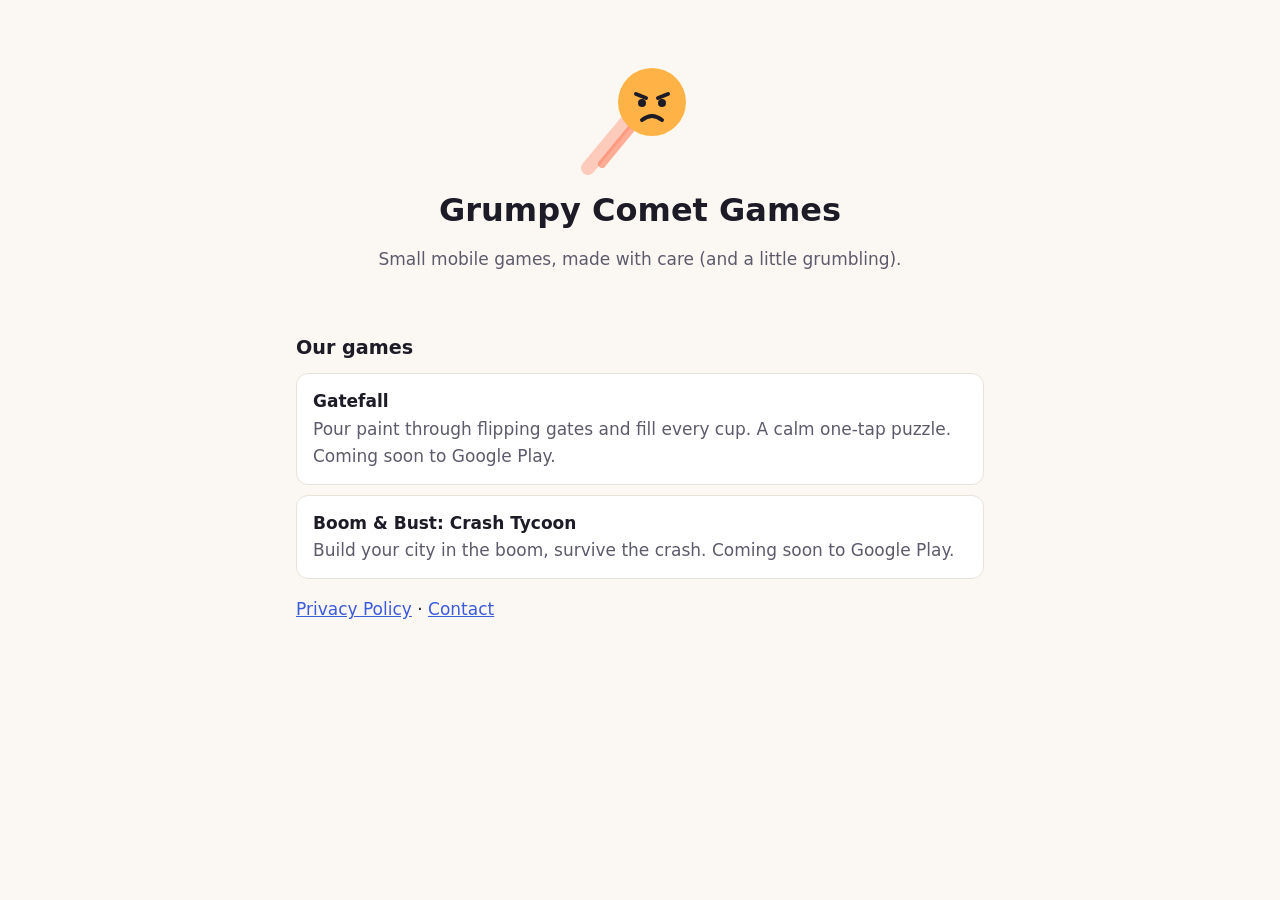
<file: index.html>
<!doctype html>
<html lang="en">
<head>
<meta charset="utf-8">
<meta name="viewport" content="width=device-width, initial-scale=1">
<title>Grumpy Comet Games</title>
<meta name="description" content="Small, cozy, slightly grumpy mobile games.">
<link rel="stylesheet" href="style.css">
</head>
<body>
<main>
<div class="hero">
<svg class="comet" viewBox="0 0 120 120" aria-hidden="true">
  <path d="M8 112 L58 52" stroke="var(--tail)" stroke-width="14" stroke-linecap="round" opacity=".35"/>
  <path d="M22 108 L60 62" stroke="var(--tail)" stroke-width="8" stroke-linecap="round" opacity=".6"/>
  <circle cx="72" cy="46" r="34" fill="var(--comet)"/>
  <path d="M56 38 L66 42 M88 38 L78 42" stroke="var(--ink)" stroke-width="4" stroke-linecap="round"/>
  <circle cx="62" cy="47" r="4" fill="var(--ink)"/><circle cx="82" cy="47" r="4" fill="var(--ink)"/>
  <path d="M62 64 Q72 56 82 64" stroke="var(--ink)" stroke-width="4" fill="none" stroke-linecap="round"/>
</svg>
<h1>Grumpy Comet Games</h1>
<p class="muted">Small mobile games, made with care (and a little grumbling).</p>
</div>

<h2>Our games</h2>
<div class="card"><b>Gatefall</b><br><span class="muted">Pour paint through flipping gates and fill every cup. A calm one-tap puzzle. Coming soon to Google Play.</span></div>
<div class="card"><b>Boom &amp; Bust: Crash Tycoon</b><br><span class="muted">Build your city in the boom, survive the crash. Coming soon to Google Play.</span></div>

<p><a href="privacy.html">Privacy Policy</a> · <a href="mailto:grumpycometgames@gmail.com">Contact</a></p>
</main>
</body>
</html>
</file>
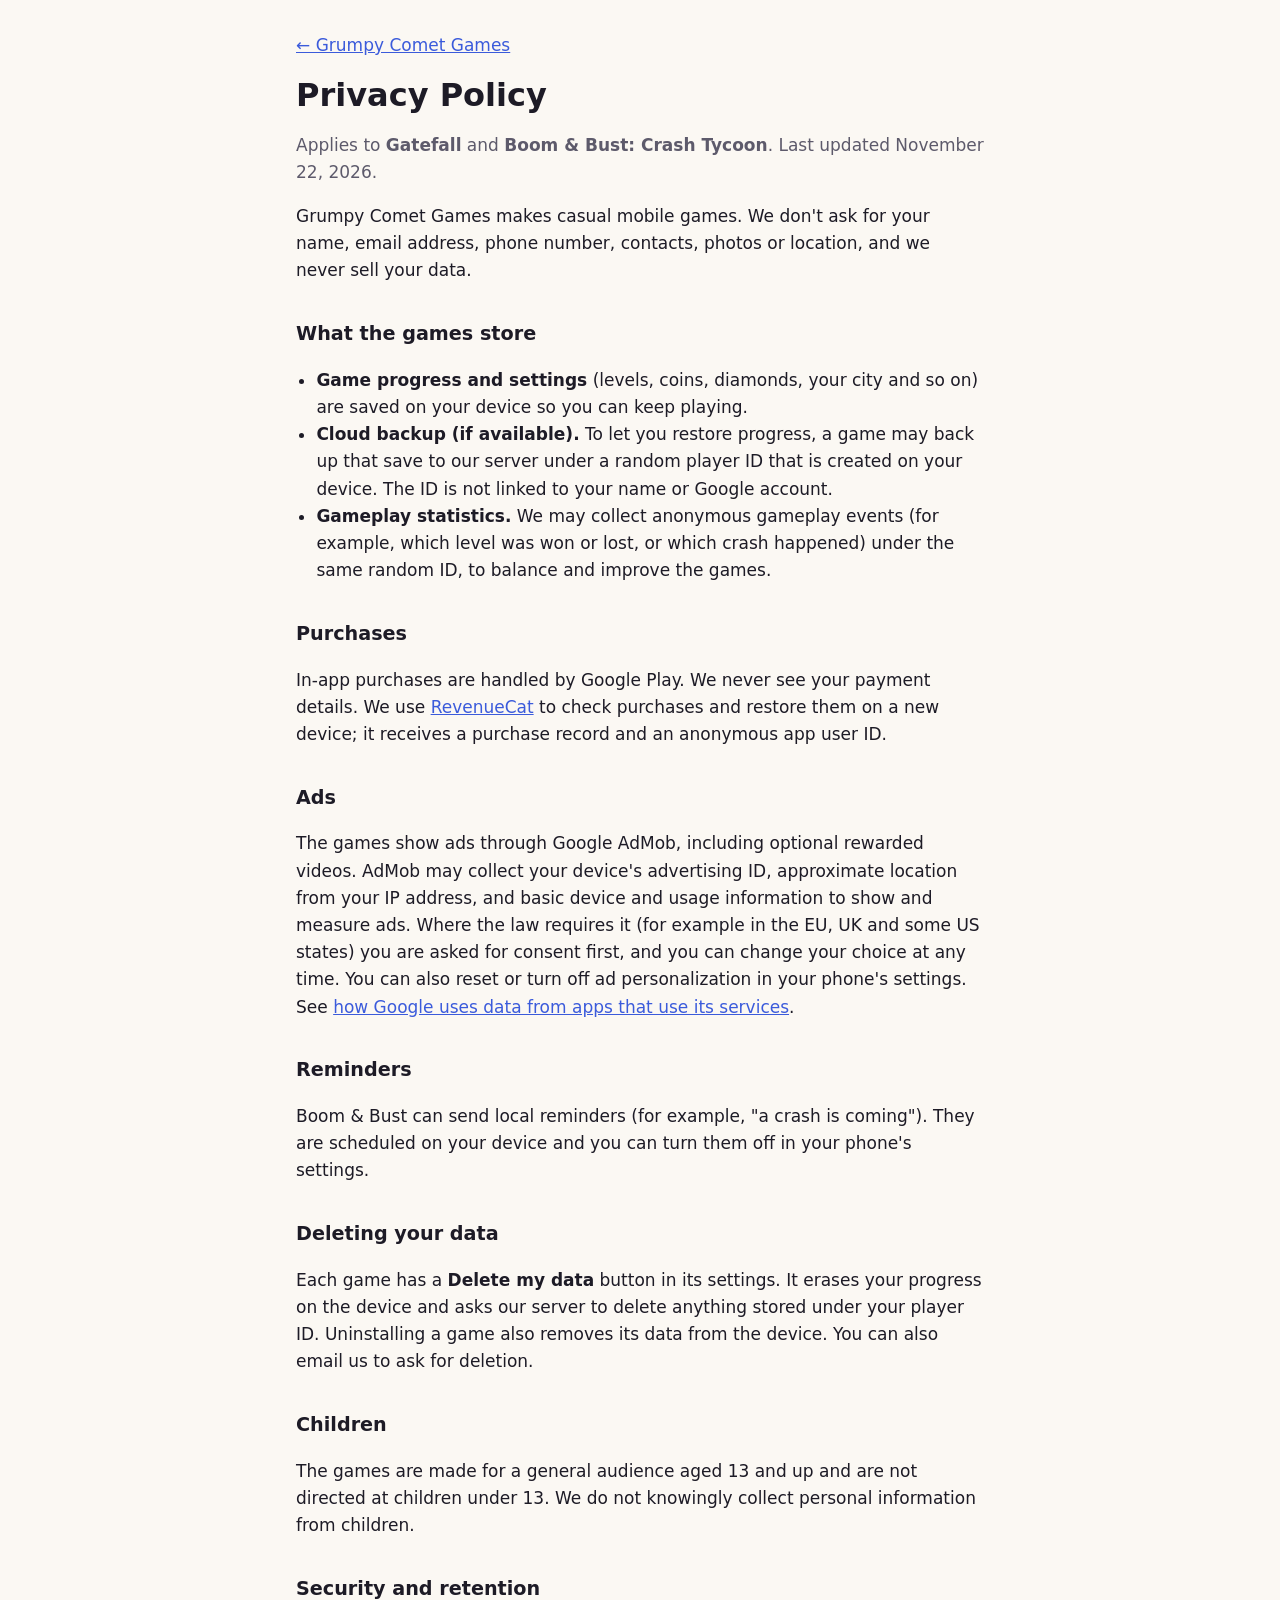
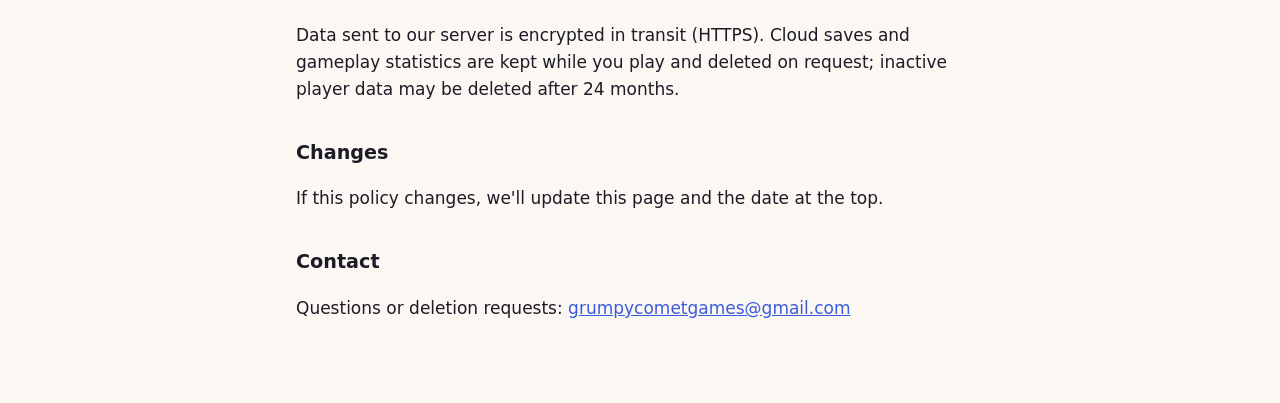
<file: privacy.html>
<!doctype html>
<html lang="en">
<head>
<meta charset="utf-8">
<meta name="viewport" content="width=device-width, initial-scale=1">
<title>Privacy Policy · Grumpy Comet Games</title>
<link rel="stylesheet" href="style.css">
</head>
<body>
<main>
<p class="back"><a href="./">← Grumpy Comet Games</a></p>
<h1>Privacy Policy</h1>
<p class="muted">Applies to <b>Gatefall</b> and <b>Boom &amp; Bust: Crash Tycoon</b>. Last updated November 22, 2026.</p>

<p>Grumpy Comet Games makes casual mobile games. We don't ask for your name, email address, phone number, contacts, photos or location, and we never sell your data.</p>

<h2>What the games store</h2>
<ul>
<li><b>Game progress and settings</b> (levels, coins, diamonds, your city and so on) are saved on your device so you can keep playing.</li>
<li><b>Cloud backup (if available).</b> To let you restore progress, a game may back up that save to our server under a random player ID that is created on your device. The ID is not linked to your name or Google account.</li>
<li><b>Gameplay statistics.</b> We may collect anonymous gameplay events (for example, which level was won or lost, or which crash happened) under the same random ID, to balance and improve the games.</li>
</ul>

<h2>Purchases</h2>
<p>In-app purchases are handled by Google Play. We never see your payment details. We use <a href="https://www.revenuecat.com/privacy" rel="noopener">RevenueCat</a> to check purchases and restore them on a new device; it receives a purchase record and an anonymous app user ID.</p>

<h2>Ads</h2>
<p>The games show ads through Google AdMob, including optional rewarded videos. AdMob may collect your device's advertising ID, approximate location from your IP address, and basic device and usage information to show and measure ads. Where the law requires it (for example in the EU, UK and some US states) you are asked for consent first, and you can change your choice at any time. You can also reset or turn off ad personalization in your phone's settings. See <a href="https://policies.google.com/technologies/partner-sites" rel="noopener">how Google uses data from apps that use its services</a>.</p>

<h2>Reminders</h2>
<p>Boom &amp; Bust can send local reminders (for example, "a crash is coming"). They are scheduled on your device and you can turn them off in your phone's settings.</p>

<h2>Deleting your data</h2>
<p>Each game has a <b>Delete my data</b> button in its settings. It erases your progress on the device and asks our server to delete anything stored under your player ID. Uninstalling a game also removes its data from the device. You can also email us to ask for deletion.</p>

<h2>Children</h2>
<p>The games are made for a general audience aged 13 and up and are not directed at children under 13. We do not knowingly collect personal information from children.</p>

<h2>Security and retention</h2>
<p>Data sent to our server is encrypted in transit (HTTPS). Cloud saves and gameplay statistics are kept while you play and deleted on request; inactive player data may be deleted after 24 months.</p>

<h2>Changes</h2>
<p>If this policy changes, we'll update this page and the date at the top.</p>

<h2>Contact</h2>
<p>Questions or deletion requests: <a href="mailto:grumpycometgames@gmail.com">grumpycometgames@gmail.com</a></p>
</main>
</body>
</html>
</file>
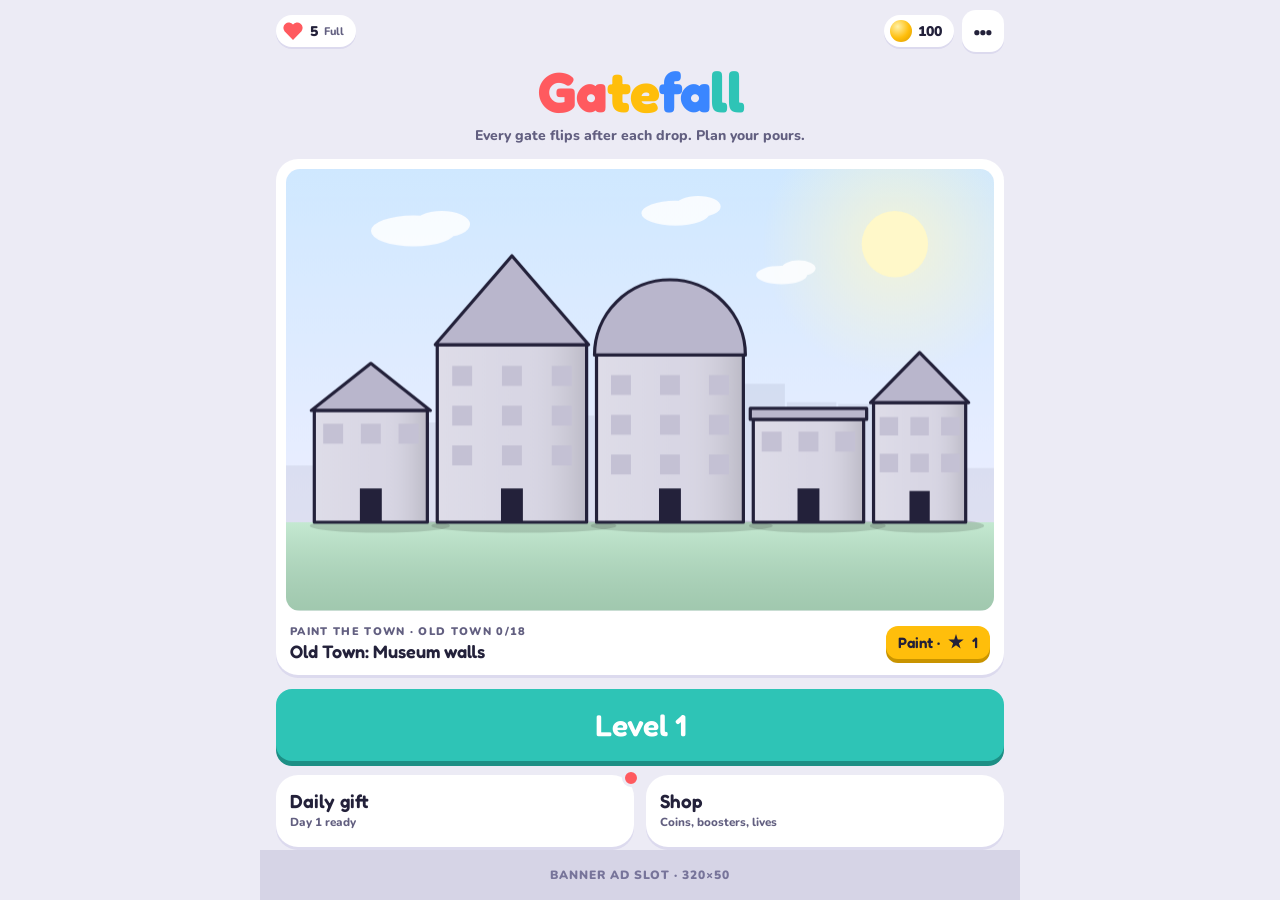
<file: try-d7062c-gatefall.html>
<!doctype html>
<html lang="en">
<head>
<meta name="robots" content="noindex, nofollow">
<meta charset="utf-8">
<meta name="viewport" content="width=device-width,initial-scale=1,maximum-scale=1,user-scalable=no,viewport-fit=cover">
<meta name="color-scheme" content="light">
<title>Gatefall</title>
<style>@font-face{font-family:"Fredoka";font-weight:500;font-style:normal;font-display:swap;src:url([data-uri]) format("woff2")}
@font-face{font-family:"Fredoka";font-weight:600;font-style:normal;font-display:swap;src:url([data-uri]) format("woff2")}
@font-face{font-family:"Fredoka";font-weight:700;font-style:normal;font-display:swap;src:url([data-uri]) format("woff2")}
@font-face{font-family:"Nunito";font-weight:600;font-style:normal;font-display:swap;src:url([data-uri]) format("woff2")}
@font-face{font-family:"Nunito";font-weight:800;font-style:normal;font-display:swap;src:url([data-uri]) format("woff2")}
@font-face{font-family:"Nunito";font-weight:900;font-style:normal;font-display:swap;src:url([data-uri]) format("woff2")}
</style>
<style>
/* Layout: portrait puzzle. Menus are stacked cards on a lilac studio wall; the level is one tall canvas board with a booster bar. Single light look by design. */
:root{
  --wall:#ecebf5; --wall2:#dcdaee; --ink:#23213a; --card:#ffffff; --muted:#625f80;
  --pop:#3a86ff; --go:#2ec4b6; --warn:#ff5a5f; --gold:#ffbe0b;
  --f-disp:"Fredoka","Arial Rounded MT Bold",system-ui,sans-serif;
  --f-body:"Nunito",system-ui,-apple-system,"Segoe UI",sans-serif;
  color-scheme:light;
}
[hidden]{display:none!important}
html,body{height:100%}
body{background:var(--wall);color:var(--ink);font-family:var(--f-body);font-weight:700;overflow:hidden;
  -webkit-user-select:none;user-select:none;-webkit-tap-highlight-color:transparent}
button{font:inherit;color:inherit}
#app{height:100%;display:flex;flex-direction:column;position:relative;max-width:760px;margin:0 auto}
:root{padding-top:env(safe-area-inset-top,0px);padding-bottom:env(safe-area-inset-bottom,0px)}
html{height:100%;box-sizing:border-box}*,*::before,*::after{box-sizing:inherit}body{margin:0;font-size:14px}img{max-width:100%}
.top{display:flex;align-items:center;gap:8px;padding-block:10px;padding-left:max(16px,env(safe-area-inset-left,0px));padding-right:max(16px,env(safe-area-inset-right,0px))}
.top .sp{flex:1}
.pill{display:flex;align-items:center;gap:6px;background:var(--card);border-radius:999px;padding:5px 12px 5px 6px;font-weight:900;font-variant-numeric:tabular-nums;border:0;box-shadow:0 2px 0 var(--wall2);cursor:pointer}
.pill small{font-weight:800;color:var(--muted);font-size:11px}
.ico{width:22px;height:22px;flex:none;display:inline-block}
.ico.heart{background:var(--warn);clip-path:path("M11 20 L2.5 11.2 A5 5 0 0 1 11 4.6 A5 5 0 0 1 19.5 11.2 Z")}
.ico.coin{border-radius:50%;background:radial-gradient(circle at 35% 30%,#fff1a8,var(--gold) 55%,#d99b00)}
.ico.star{background:var(--gold);clip-path:polygon(50% 0,61% 35%,98% 35%,68% 57%,79% 91%,50% 70%,21% 91%,32% 57%,2% 35%,39% 35%)}
.iconbtn{width:42px;height:42px;border-radius:14px;border:0;background:var(--card);box-shadow:0 2px 0 var(--wall2);cursor:pointer;font-family:var(--f-disp);font-size:18px;display:grid;place-items:center}
#screens{flex:1;min-height:0;position:relative}
.screen{position:absolute;inset:0;overflow-y:auto}
.wrap{padding-block:4px 96px;padding-left:max(16px,env(safe-area-inset-left,0px));padding-right:max(16px,env(safe-area-inset-right,0px));display:flex;flex-direction:column;gap:14px}
.card{background:var(--card);border-radius:22px;padding:14px;box-shadow:0 3px 0 var(--wall2);border:0;text-align:left}
button.card{cursor:pointer;width:100%}
.btn{font-family:var(--f-disp);font-weight:600;font-size:19px;border:0;border-radius:16px;padding:12px 16px;cursor:pointer;background:var(--ink);color:#fff;box-shadow:0 4px 0 #000;display:inline-flex;align-items:center;justify-content:center;gap:8px;touch-action:manipulation}
.btn:active,.card:active,.pill:active{transform:translateY(2px)}
.btn.play{font-size:30px;padding:18px;background:var(--go);box-shadow:0 5px 0 #1d8f85;width:100%}
.btn.blue{background:var(--pop);box-shadow:0 4px 0 #2662c4}
.btn.gold{background:var(--gold);color:var(--ink);box-shadow:0 4px 0 #c99400}
.btn.ghost{background:var(--card);color:var(--ink);box-shadow:0 4px 0 var(--wall2)}
.btn.sm{font-size:15px;padding:7px 12px;border-radius:12px}
.btn[disabled]{opacity:.45;cursor:default}
:focus-visible{outline:3px solid var(--pop);outline-offset:3px}
.logo{font-family:var(--f-disp);font-weight:700;font-size:clamp(40px,12vw,56px);line-height:.92;margin:0;text-align:center;letter-spacing:-.01em}
.logo span:nth-child(1){color:var(--warn)} .logo span:nth-child(2){color:var(--gold)} .logo span:nth-child(3){color:var(--pop)} .logo span:nth-child(4){color:var(--go)}
.sub{text-align:center;color:var(--muted);margin:-6px 0 0;font-weight:800}
.town{padding:10px}
.town canvas{width:100%;height:auto;aspect-ratio:16/10;max-width:100%;display:block;border-radius:14px}
.townrow{display:flex;align-items:center;justify-content:space-between;gap:10px;padding:10px 4px 2px;flex-wrap:wrap}
.townrow strong{font-family:var(--f-disp);font-weight:600;font-size:18px}
.eyebrow{font-size:11px;font-weight:900;letter-spacing:.12em;text-transform:uppercase;color:var(--muted)}
.tiles{display:grid;grid-template-columns:1fr 1fr;gap:12px}
.tile{display:flex;flex-direction:column;gap:2px;position:relative;min-height:72px}
.tile strong{font-family:var(--f-disp);font-weight:600;font-size:19px}
.tile small{color:var(--muted);font-weight:800}
.dot{position:absolute;top:-6px;right:-6px;width:18px;height:18px;border-radius:50%;background:var(--warn);border:3px solid var(--wall)}
.noads{background:var(--ink);color:#fff;display:flex;flex-direction:column;gap:2px}
.noads strong{font-family:var(--f-disp);font-weight:600;font-size:19px;color:var(--gold)}
.demo{text-align:center;font-size:12px;color:var(--muted);margin:0}
.banner-ad{position:absolute;left:0;right:0;bottom:0;padding-bottom:env(safe-area-inset-bottom,0px);background:#d6d4e6;color:#77749a;font-size:12px;font-weight:900;text-align:center;line-height:50px;letter-spacing:.08em;text-transform:uppercase}
h2{font-family:var(--f-disp);font-weight:600;font-size:22px;margin:6px 0 -4px}
h3{font-family:var(--f-disp);font-weight:600;font-size:26px;margin:0;text-wrap:balance}
.muted{color:var(--muted)}
.grid2{display:grid;grid-template-columns:repeat(auto-fill,minmax(150px,1fr));gap:12px}
.offer{display:flex;flex-direction:column;align-items:center;gap:8px;text-align:center;position:relative}
.offer .amt{font-family:var(--f-disp);font-weight:600;font-size:24px;display:flex;align-items:center;gap:6px;font-variant-numeric:tabular-nums}
.offer .btn{width:100%}
.tagx{position:absolute;top:-9px;left:50%;transform:translateX(-50%);background:var(--warn);color:#fff;border-radius:99px;font-size:11px;font-weight:900;padding:2px 9px;white-space:nowrap;letter-spacing:.04em;text-transform:uppercase}
.starter{background:linear-gradient(135deg,#fff1b8,var(--gold));display:grid;grid-template-columns:1fr auto;gap:10px;align-items:center}
.starter ul{margin:6px 0 0;padding-left:18px;font-weight:800}
.frow{display:flex;align-items:center;justify-content:space-between;gap:12px}
/* level */
#level{display:flex;flex-direction:column;overflow:hidden;touch-action:none;background:radial-gradient(120% 70% at 50% 0%,#f6efff 0%,#ece9f8 45%,#e4e9f7 100%)}
.lvtop{display:flex;align-items:center;gap:10px;padding-block:8px;padding-left:max(16px,env(safe-area-inset-left,0px));padding-right:max(16px,env(safe-area-inset-right,0px))}
.lvtop .lvname{font-family:var(--f-disp);font-weight:600;font-size:22px;flex:1;text-align:center}
#hint{margin:0 16px;background:var(--ink);color:#fff;border-radius:14px;padding:8px 12px;font-weight:800;font-size:14px;text-align:center}
#boardWrap{flex:1;min-height:0;display:flex;justify-content:center;align-items:center;padding:4px 8px}
#board{display:block;touch-action:none}
.boosters{display:flex;justify-content:center;gap:12px;padding-block:8px calc(14px + env(safe-area-inset-bottom,0px));padding-left:max(16px,env(safe-area-inset-left,0px));padding-right:max(16px,env(safe-area-inset-right,0px))}
.bst{position:relative;width:74px;height:64px;border-radius:18px;border:0;background:var(--card);box-shadow:0 3px 0 var(--wall2);cursor:pointer;display:flex;flex-direction:column;align-items:center;justify-content:center;gap:2px;font-weight:900;font-size:12px;color:var(--muted)}
.bst b{font-family:var(--f-disp);font-size:20px;color:var(--ink);font-weight:600;line-height:1}
.bst .n{position:absolute;top:-6px;right:-6px;min-width:22px;height:22px;border-radius:11px;background:var(--pop);color:#fff;font-size:12px;display:grid;place-items:center;padding:0 5px;border:2px solid var(--wall)}
.bst.on{background:var(--gold)}
/* overlays */
.overlay{position:absolute;inset:0;background:rgba(35,33,58,.55);display:flex;align-items:flex-end;justify-content:center;z-index:30;padding-left:max(10px,env(safe-area-inset-left,0px));padding-right:max(10px,env(safe-area-inset-right,0px))}
.sheetbox{background:var(--wall);border-radius:26px 26px 0 0;width:100%;max-width:520px;padding:22px 18px calc(22px + env(safe-area-inset-bottom,0px));display:flex;flex-direction:column;gap:12px;max-height:92%;overflow-y:auto;animation:up .2s ease-out}
@keyframes up{from{transform:translateY(30px);opacity:.5}}
@media (prefers-reduced-motion:reduce){.sheetbox{animation:none}}
.row{display:flex;gap:10px}.row .btn{flex:1}
.price{font-family:var(--f-disp);font-weight:600;font-size:30px;margin:0}
.rw{display:flex;justify-content:space-between;align-items:center;background:var(--card);border-radius:14px;padding:10px 12px;font-weight:900;font-variant-numeric:tabular-nums}
.stars{display:flex;justify-content:center;gap:10px}
.stars i{width:54px;height:54px;background:var(--wall2);clip-path:polygon(50% 0,61% 35%,98% 35%,68% 57%,79% 91%,50% 70%,21% 91%,32% 57%,2% 35%,39% 35%)}
.stars i.on{background:var(--gold);animation:starPop .5s cubic-bezier(.3,1.6,.5,1) both}
.stars i:nth-child(2).on{animation-delay:.18s}.stars i:nth-child(3).on{animation-delay:.36s}
@keyframes starPop{0%{transform:scale(0) rotate(-40deg);opacity:0}100%{transform:scale(1) rotate(0);opacity:1}}
.days{display:grid;grid-template-columns:repeat(4,1fr);gap:8px}
.day{border-radius:14px;background:var(--card);padding:8px 4px;display:flex;flex-direction:column;align-items:center;gap:4px;font-weight:900;font-size:13px;font-variant-numeric:tabular-nums}
.day.got{opacity:.5}.day.now{background:var(--gold)}.day.big7{grid-column:span 2}
.adov{align-items:center;background:#13121f}
.adbox{display:flex;flex-direction:column;align-items:center;gap:14px;color:#fff;text-align:center;width:100%;max-width:420px}
.adbox .eyebrow{color:#a9a6c8}
.adfake{width:100%;aspect-ratio:9/12;max-height:50vh;max-width:100%;border:2px dashed #4d4a73;border-radius:18px;display:grid;place-items:center;color:#a9a6c8;font-weight:800;padding:12px}
#adCount{font-family:var(--f-disp);font-size:22px;margin:0}
#toast{position:absolute;left:50%;top:calc(env(safe-area-inset-top,0px) + 62px);transform:translateX(-50%);background:var(--ink);color:#fff;border-radius:99px;padding:10px 18px;font-weight:900;z-index:50;white-space:nowrap}
</style>

</head>
<body>
<div id="app">
  <div id="screens">
    <section id="home" class="screen">
      <div class="top">
        <button class="pill" id="livesPill"><i class="ico heart"></i><span id="livesN">5</span><small id="livesT">Full</small></button>
        <span class="sp"></span>
        <button class="pill" data-go="shop"><i class="ico coin"></i><span data-coins>0</span></button>
        <button class="iconbtn" id="setBtn" aria-label="Settings">•••</button>
      </div>
      <div class="wrap">
        <h1 class="logo"><span>Ga</span><span>te</span><span>fa</span><span>ll</span></h1>
        <p class="sub">Every gate flips after each drop. Plan your pours.</p>
        <div class="card town">
          <canvas id="townCv"></canvas>
          <div class="townrow">
            <div><span class="eyebrow">Paint the town · <span id="jobN"></span></span><br><strong id="jobName"></strong></div>
            <span style="display:flex;gap:8px;flex-wrap:wrap"><button class="btn ghost sm" id="galBtn" hidden></button><button class="btn gold sm" id="paintBtn"></button></span>
          </div>
        </div>
        <button class="btn play" id="playBtn">Level 1</button>
        <div class="tiles">
          <button class="card tile" id="dailyBtn"><span class="dot" id="dailyDot" hidden></span><strong>Daily gift</strong><small id="dailyTxt"></small></button>
          <button class="card tile" data-go="shop"><strong>Shop</strong><small>Coins, boosters, lives</small></button>
          <button class="card tile" id="levelsBtn"><strong>Levels</strong><small>Replay for 3 stars</small></button>
          <button class="card tile" id="howBtn"><strong>How to play</strong><small>Rules in 30 seconds</small></button>
        </div>
        <button class="card noads" id="noAdsBtn"><strong>Remove ads · <span data-price="gatefall.noads" data-fallback="$3.99">$3.99</span></strong><span>No ad breaks or banners. Optional reward videos stay.</span></button>
        <p class="demo">Prototype: purchases and ads are simulated. Nothing is charged.</p>
      </div>
      <div class="banner-ad" id="bannerAd">Banner ad slot · 320×50</div>
    </section>

    <section id="shop" class="screen" hidden>
      <div class="top">
        <button class="iconbtn" data-go="home" aria-label="Back">‹</button>
        <span class="sp"></span>
        <button class="pill"><i class="ico coin"></i><span data-coins>0</span></button>
      </div>
      <div class="wrap">
        <div id="starterBox"></div>
        <h2>Coins</h2>
        <div class="grid2" id="coinList"></div>
        <h2>Boosters</h2>
        <div class="grid2" id="boostList"></div>
        <h2>Lives</h2>
        <div class="card frow"><div><strong>Refill all lives</strong><br><small class="muted" id="refillTxt"></small></div><button class="btn sm" id="refillBtn"><i class="ico coin"></i> 900</button></div>
        <h2>Free</h2>
        <div class="card frow"><div><strong>Watch an ad, get 20 coins</strong><br><small class="muted" id="freeTxt"></small></div><button class="btn blue sm" id="freeBtn">Watch</button></div>
        <div id="noAdsShop"></div>
        <p class="demo">Prototype store. In the app these buttons open Apple's or Google's payment sheet.</p>
      </div>
    </section>

    <section id="level" class="screen" hidden>
      <div class="lvtop">
        <button class="iconbtn" id="pauseBtn" aria-label="Pause">II</button>
        <span class="lvname" id="lvName">Level 1</span>
        <button class="pill" style="cursor:default"><i class="ico coin"></i><span data-coins>0</span></button>
      </div>
      <p id="hint" hidden></p>
      <div id="boardWrap"><canvas id="board"></canvas></div>
      <div class="boosters">
        <button class="bst" id="bUndo"><b>↶</b>Undo<span class="n" id="nUndo">0</span></button>
        <button class="bst" id="bFlip"><b>⇄</b>Flip gate<span class="n" id="nFlip">0</span></button>
        <button class="bst" id="bTray"><b>+2</b>Spills<span class="n" id="nTray">0</span></button>
        <button class="bst" id="bPeek" hidden><b>◎</b>Peek<span class="n" id="nPeek">0</span></button>
      </div>
    </section>
  </div>

  <div class="overlay" id="sheet" hidden><div class="sheetbox" id="sheetbox"></div></div>
  <div class="overlay adov" id="ad" hidden>
    <div class="adbox">
      <span class="eyebrow" id="adKind">Ad break</span>
      <div class="adfake">Your ad network's video plays here (AdMob, AppLovin, Unity Ads)</div>
      <p id="adCount"></p>
      <button class="btn gold" id="adClose" hidden>Close</button>
      <button class="btn ghost" id="adRemove" hidden>Remove ads · <span data-price="gatefall.noads" data-fallback="$3.99">$3.99</span></button>
    </div>
  </div>
  <div id="toast" hidden></div>
</div>

<script>(()=>{var $t=Object.defineProperty;var c=(e,t)=>()=>(e&&(t=e(e=0)),t);var C=(e,t)=>{for(var n in t)$t(e,n,{get:t[n],enumerable:!0})};var L,B,Ht,zt,Gt,P,h,u,_e,ke,de,gn,Xt,Jt,Qt,Yt,le,vn,Ce,Le,ue,yn,m=c(()=>{(function(e){e.Unimplemented="UNIMPLEMENTED",e.Unavailable="UNAVAILABLE"})(L||(L={}));B=class extends Error{constructor(t,n,o){super(t),this.message=t,this.code=n,this.data=o}},Ht=e=>{var t,n;return e!=null&&e.androidBridge?"android":!((n=(t=e==null?void 0:e.webkit)===null||t===void 0?void 0:t.messageHandlers)===null||n===void 0)&&n.bridge?"ios":"web"},zt=e=>{let t=e.CapacitorCustomPlatform||null,n=e.Capacitor||{},o=n.Plugins=n.Plugins||{},r=()=>t!==null?t.name:Ht(e),i=()=>r()!=="web",s=d=>{let l=I.get(d);return!!(l!=null&&l.platforms.has(r())||a(d))},a=d=>{var l;return(l=n.PluginHeaders)===null||l===void 0?void 0:l.find(G=>G.name===d)},f=d=>e.console.error(d),I=new Map,z=(d,l={})=>{let G=I.get(d);if(G)return console.warn(`Capacitor plugin "${d}" already registered. Cannot register plugins twice.`),G.proxy;let x=r(),k=a(d),R,Vt=async()=>(!R&&x in l?R=typeof l[x]=="function"?R=await l[x]():R=l[x]:t!==null&&!R&&"web"in l&&(R=typeof l.web=="function"?R=await l.web():R=l.web),R),qt=(p,g)=>{var b,S;if(k){let A=k==null?void 0:k.methods.find(v=>g===v.name);if(A)return A.rtype==="promise"?v=>n.nativePromise(d,g.toString(),v):(v,X)=>n.nativeCallback(d,g.toString(),v,X);if(p)return(b=p[g])===null||b===void 0?void 0:b.bind(p)}else{if(p)return(S=p[g])===null||S===void 0?void 0:S.bind(p);throw new B(`"${d}" plugin is not implemented on ${x}`,L.Unimplemented)}},ae=p=>{let g,b=(...S)=>{let A=Vt().then(v=>{let X=qt(v,p);if(X){let J=X(...S);return g=J==null?void 0:J.remove,J}else throw new B(`"${d}.${p}()" is not implemented on ${x}`,L.Unimplemented)});return p==="addListener"&&(A.remove=async()=>g()),A};return b.toString=()=>`${p.toString()}() { [capacitor code] }`,Object.defineProperty(b,"name",{value:p,writable:!1,configurable:!1}),b},Pe=ae("addListener"),Oe=ae("removeListener"),Kt=(p,g)=>{let b=Pe({eventName:p},g).then(v=>v),S=async()=>{let v=await b;await Oe({eventName:p,callbackId:v})},A=new Promise(v=>b.then(()=>v({remove:S})));return A.remove=async()=>{console.warn("Using addListener() without 'await' is deprecated."),await S()},A},ce=new Proxy({},{get(p,g){switch(g){case"$$typeof":return;case"toJSON":return()=>({});case"addListener":return k?Kt:Pe;case"removeListener":return Oe;default:return ae(g)}}});return o[d]=ce,I.set(d,{name:d,proxy:ce,platforms:new Set([...Object.keys(l),...k?[x]:[]])}),ce};return n.convertFileSrc||(n.convertFileSrc=d=>d),n.getPlatform=r,n.handleError=f,n.isNativePlatform=i,n.isPluginAvailable=s,n.registerPlugin=z,n.Exception=B,n.DEBUG=!!n.DEBUG,n.isLoggingEnabled=!!n.isLoggingEnabled,n},Gt=e=>e.Capacitor=zt(e),P=Gt(typeof globalThis!="undefined"?globalThis:typeof self!="undefined"?self:typeof window!="undefined"?window:typeof global!="undefined"?global:{}),h=P.registerPlugin,u=class{constructor(){this.listeners={},this.retainedEventArguments={},this.windowListeners={}}addListener(t,n){let o=!1;this.listeners[t]||(this.listeners[t]=[],o=!0),this.listeners[t].push(n);let i=this.windowListeners[t];i&&!i.registered&&this.addWindowListener(i),o&&this.sendRetainedArgumentsForEvent(t);let s=async()=>this.removeListener(t,n);return Promise.resolve({remove:s})}async removeAllListeners(){this.listeners={};for(let t in this.windowListeners)this.removeWindowListener(this.windowListeners[t]);this.windowListeners={}}notifyListeners(t,n,o){let r=this.listeners[t];if(!r){if(o){let i=this.retainedEventArguments[t];i||(i=[]),i.push(n),this.retainedEventArguments[t]=i}return}r.forEach(i=>i(n))}hasListeners(t){var n;return!!(!((n=this.listeners[t])===null||n===void 0)&&n.length)}registerWindowListener(t,n){this.windowListeners[n]={registered:!1,windowEventName:t,pluginEventName:n,handler:o=>{this.notifyListeners(n,o)}}}unimplemented(t="not implemented"){return new P.Exception(t,L.Unimplemented)}unavailable(t="not available"){return new P.Exception(t,L.Unavailable)}async removeListener(t,n){let o=this.listeners[t];if(!o)return;let r=o.indexOf(n);r!==-1&&this.listeners[t].splice(r,1),this.listeners[t].length||this.removeWindowListener(this.windowListeners[t])}addWindowListener(t){window.addEventListener(t.windowEventName,t.handler),t.registered=!0}removeWindowListener(t){t&&(window.removeEventListener(t.windowEventName,t.handler),t.registered=!1)}sendRetainedArgumentsForEvent(t){let n=this.retainedEventArguments[t];n&&(delete this.retainedEventArguments[t],n.forEach(o=>{this.notifyListeners(t,o)}))}},_e=e=>encodeURIComponent(e).replace(/%(2[346B]|5E|60|7C)/g,decodeURIComponent).replace(/[()]/g,escape),ke=e=>e.replace(/(%[\dA-F]{2})+/gi,decodeURIComponent),de=class extends u{async getCookies(){let t=document.cookie,n={};return t.split(";").forEach(o=>{if(o.length<=0)return;let[r,i]=o.replace(/=/,"CAP_COOKIE").split("CAP_COOKIE");r=ke(r).trim(),i=ke(i).trim(),n[r]=i}),n}async setCookie(t){try{let n=_e(t.key),o=_e(t.value),r=t.expires?`; expires=${t.expires.replace("expires=","")}`:"",i=(t.path||"/").replace("path=",""),s=t.url!=null&&t.url.length>0?`domain=${t.url}`:"";document.cookie=`${n}=${o||""}${r}; path=${i}; ${s};`}catch(n){return Promise.reject(n)}}async deleteCookie(t){try{document.cookie=`${t.key}=; Max-Age=0`}catch(n){return Promise.reject(n)}}async clearCookies(){try{let t=document.cookie.split(";")||[];for(let n of t)document.cookie=n.replace(/^ +/,"").replace(/=.*/,`=;expires=${new Date().toUTCString()};path=/`)}catch(t){return Promise.reject(t)}}async clearAllCookies(){try{await this.clearCookies()}catch(t){return Promise.reject(t)}}},gn=h("CapacitorCookies",{web:()=>new de}),Xt=async e=>new Promise((t,n)=>{let o=new FileReader;o.onload=()=>{let r=o.result;t(r.indexOf(",")>=0?r.split(",")[1]:r)},o.onerror=r=>n(r),o.readAsDataURL(e)}),Jt=(e={})=>{let t=Object.keys(e);return Object.keys(e).map(r=>r.toLocaleLowerCase()).reduce((r,i,s)=>(r[i]=e[t[s]],r),{})},Qt=(e,t=!0)=>e?Object.entries(e).reduce((o,r)=>{let[i,s]=r,a,f;return Array.isArray(s)?(f="",s.forEach(I=>{a=t?encodeURIComponent(I):I,f+=`${i}=${a}&`}),f.slice(0,-1)):(a=t?encodeURIComponent(s):s,f=`${i}=${a}`),`${o}&${f}`},"").substr(1):null,Yt=(e,t={})=>{let n=Object.assign({method:e.method||"GET",headers:e.headers},t),r=Jt(e.headers)["content-type"]||"";if(typeof e.data=="string")n.body=e.data;else if(r.includes("application/x-www-form-urlencoded")){let i=new URLSearchParams;for(let[s,a]of Object.entries(e.data||{}))i.set(s,a);n.body=i.toString()}else if(r.includes("multipart/form-data")||e.data instanceof FormData){let i=new FormData;if(e.data instanceof FormData)e.data.forEach((a,f)=>{i.append(f,a)});else for(let a of Object.keys(e.data))i.append(a,e.data[a]);n.body=i;let s=new Headers(n.headers);s.delete("content-type"),n.headers=s}else(r.includes("application/json")||typeof e.data=="object")&&(n.body=JSON.stringify(e.data));return n},le=class extends u{async request(t){let n=Yt(t,t.webFetchExtra),o=Qt(t.params,t.shouldEncodeUrlParams),r=o?`${t.url}?${o}`:t.url,i=await fetch(r,n),s=i.headers.get("content-type")||"",{responseType:a="text"}=i.ok?t:{};s.includes("application/json")&&(a="json");let f,I;switch(a){case"arraybuffer":case"blob":I=await i.blob(),f=await Xt(I);break;case"json":f=await i.json();break;case"document":case"text":default:f=await i.text()}let z={};return i.headers.forEach((d,l)=>{z[l]=d}),{data:f,headers:z,status:i.status,url:i.url}}async get(t){return this.request(Object.assign(Object.assign({},t),{method:"GET"}))}async post(t){return this.request(Object.assign(Object.assign({},t),{method:"POST"}))}async put(t){return this.request(Object.assign(Object.assign({},t),{method:"PUT"}))}async patch(t){return this.request(Object.assign(Object.assign({},t),{method:"PATCH"}))}async delete(t){return this.request(Object.assign(Object.assign({},t),{method:"DELETE"}))}},vn=h("CapacitorHttp",{web:()=>new le});(function(e){e.Dark="DARK",e.Light="LIGHT",e.Default="DEFAULT"})(Ce||(Ce={}));(function(e){e.StatusBar="StatusBar",e.NavigationBar="NavigationBar"})(Le||(Le={}));ue=class extends u{async setStyle(){this.unavailable("not available for web")}async setAnimation(){this.unavailable("not available for web")}async show(){this.unavailable("not available for web")}async hide(){this.unavailable("not available for web")}},yn=h("SystemBars",{web:()=>new ue})});var Fe={};C(Fe,{PreferencesWeb:()=>fe});var fe,Ue=c(()=>{m();fe=class extends u{constructor(){super(...arguments),this.group="CapacitorStorage"}async configure({group:t}){typeof t=="string"&&(this.group=t)}async get(t){return{value:this.impl.getItem(this.applyPrefix(t.key))}}async set(t){this.impl.setItem(this.applyPrefix(t.key),t.value)}async remove(t){this.impl.removeItem(this.applyPrefix(t.key))}async keys(){return{keys:this.rawKeys().map(n=>n.substring(this.prefix.length))}}async clear(){for(let t of this.rawKeys())this.impl.removeItem(t)}async migrate(){var t;let n=[],o=[],r="_cap_",i=Object.keys(this.impl).filter(s=>s.indexOf(r)===0);for(let s of i){let a=s.substring(r.length),f=(t=this.impl.getItem(s))!==null&&t!==void 0?t:"",{value:I}=await this.get({key:a});typeof I=="string"?o.push(a):(await this.set({key:a,value:f}),n.push(a))}return{migrated:n,existing:o}}async removeOld(){let t="_cap_",n=Object.keys(this.impl).filter(o=>o.indexOf(t)===0);for(let o of n)this.impl.removeItem(o)}get impl(){return window.localStorage}get prefix(){return this.group==="NativeStorage"?"":`${this.group}.`}rawKeys(){return Object.keys(this.impl).filter(t=>t.indexOf(this.prefix)===0)}applyPrefix(t){return this.prefix+t}}});var De={};C(De,{AppWeb:()=>pe});var pe,Me=c(()=>{m();pe=class extends u{constructor(){super(),this.handleVisibilityChange=()=>{let t={isActive:document.hidden!==!0};this.notifyListeners("appStateChange",t),document.hidden?this.notifyListeners("pause",null):this.notifyListeners("resume",null)},document.addEventListener("visibilitychange",this.handleVisibilityChange,!1)}exitApp(){throw this.unimplemented("Not implemented on web.")}async getInfo(){throw this.unimplemented("Not implemented on web.")}async getLaunchUrl(){return{url:""}}async getState(){return{isActive:document.hidden!==!0}}async minimizeApp(){throw this.unimplemented("Not implemented on web.")}async toggleBackButtonHandler(){throw this.unimplemented("Not implemented on web.")}async getAppLanguage(){return{value:navigator.language.split("-")[0].toLowerCase()}}}});var j,he=c(()=>{(function(e){e.UNKNOWN_ERROR="0",e.PURCHASE_CANCELLED_ERROR="1",e.STORE_PROBLEM_ERROR="2",e.PURCHASE_NOT_ALLOWED_ERROR="3",e.PURCHASE_INVALID_ERROR="4",e.PRODUCT_NOT_AVAILABLE_FOR_PURCHASE_ERROR="5",e.PRODUCT_ALREADY_PURCHASED_ERROR="6",e.RECEIPT_ALREADY_IN_USE_ERROR="7",e.INVALID_RECEIPT_ERROR="8",e.MISSING_RECEIPT_FILE_ERROR="9",e.NETWORK_ERROR="10",e.INVALID_CREDENTIALS_ERROR="11",e.UNEXPECTED_BACKEND_RESPONSE_ERROR="12",e.RECEIPT_IN_USE_BY_OTHER_SUBSCRIBER_ERROR="13",e.INVALID_APP_USER_ID_ERROR="14",e.OPERATION_ALREADY_IN_PROGRESS_ERROR="15",e.UNKNOWN_BACKEND_ERROR="16",e.INVALID_APPLE_SUBSCRIPTION_KEY_ERROR="17",e.INELIGIBLE_ERROR="18",e.INSUFFICIENT_PERMISSIONS_ERROR="19",e.PAYMENT_PENDING_ERROR="20",e.INVALID_SUBSCRIBER_ATTRIBUTES_ERROR="21",e.LOG_OUT_ANONYMOUS_USER_ERROR="22",e.CONFIGURATION_ERROR="23",e.UNSUPPORTED_ERROR="24",e.EMPTY_SUBSCRIBER_ATTRIBUTES_ERROR="25",e.PRODUCT_DISCOUNT_MISSING_IDENTIFIER_ERROR="26",e.PRODUCT_DISCOUNT_MISSING_SUBSCRIPTION_GROUP_IDENTIFIER_ERROR="28",e.CUSTOMER_INFO_ERROR="29",e.SYSTEM_INFO_ERROR="30",e.BEGIN_REFUND_REQUEST_ERROR="31",e.PRODUCT_REQUEST_TIMED_OUT_ERROR="32",e.API_ENDPOINT_BLOCKED="33",e.INVALID_PROMOTIONAL_OFFER_ERROR="34",e.OFFLINE_CONNECTION_ERROR="35",e.FEATURE_NOT_AVAILABLE_IN_CUSTOM_ENTITLEMENTS_COMPUTATION_MODE="36",e.SIGNATURE_VERIFICATION_ERROR="37",e.FEATURE_NOT_SUPPORTED_WITH_STORE_KIT_1="38",e.INVALID_WEB_PURCHASE_TOKEN="39",e.PURCHASE_BELONGS_TO_OTHER_USER="40",e.EXPIRED_WEB_PURCHASE_TOKEN="41",e.TEST_STORE_SIMULATED_PURCHASE_ERROR="42"})(j||(j={}))});var Be,On,_n,We=c(()=>{he();Be=(function(){var e=function(t,n){return e=Object.setPrototypeOf||{__proto__:[]}instanceof Array&&function(o,r){o.__proto__=r}||function(o,r){for(var i in r)Object.prototype.hasOwnProperty.call(r,i)&&(o[i]=r[i])},e(t,n)};return function(t,n){if(typeof n!="function"&&n!==null)throw new TypeError("Class extends value "+String(n)+" is not a constructor or null");e(t,n);function o(){this.constructor=t}t.prototype=n===null?Object.create(n):(o.prototype=n.prototype,new o)}})(),On=(function(e){Be(t,e);function t(){var n=e.call(this,"There is no singleton instance. Make sure you configure Purchases before trying to get the default instance. More info here: https://errors.rev.cat/configuring-sdk")||this;return Object.setPrototypeOf(n,t.prototype),n}return t})(Error),_n=(function(e){Be(t,e);function t(){var n=e.call(this,"This method is not available in the current platform.")||this;return Object.setPrototypeOf(n,t.prototype),n}return t})(Error)});function je(e){return typeof e=="object"&&e!==null}function en(e){for(var t=0,n=Zt;t<n.length;t++){var o=n[t],r=e[o];if(je(r))return r}return{}}function me(){for(var e=[],t=0;t<arguments.length;t++)e[t]=arguments[t];for(var n=0,o=e;n<o.length;n++){var r=o[n];if(typeof r=="string")return r}return""}function tn(e,t){var n,o=(n=e.code)!==null&&n!==void 0?n:t.code,r=String(o);return/^\d+$/.test(r)?r:void 0}function ve(e){if(!je(e))return e;var t=en(e),n=tn(e,t);if(n===void 0)return e;e.code=n;var o=ge({},t);return typeof o.readableErrorCode!="string"&&(o.readableErrorCode=me(t.readableErrorCode,e.readableErrorCode)),e.userInfo=o,(typeof e.message!="string"||e.message==="")&&(e.message=me(t.message)),typeof e.readableErrorCode!="string"&&(e.readableErrorCode=o.readableErrorCode),typeof e.underlyingErrorMessage!="string"&&(e.underlyingErrorMessage=me(t.underlyingErrorMessage)),e.userCancelled=n===j.PURCHASE_CANCELLED_ERROR,e}var ge,Zt,Ve=c(()=>{he();ge=function(){return ge=Object.assign||function(e){for(var t,n=1,o=arguments.length;n<o;n++){t=arguments[n];for(var r in t)Object.prototype.hasOwnProperty.call(t,r)&&(e[r]=t[r])}return e},ge.apply(this,arguments)},Zt=["userInfo","data","info"]});var qe=c(()=>{});var Ke,$e,Q,He,ze,Ge,Xe,Je,Qe,Ye,Ze=c(()=>{(function(e){e.UNKNOWN="UNKNOWN",e.CUSTOM="CUSTOM",e.LIFETIME="LIFETIME",e.ANNUAL="ANNUAL",e.SIX_MONTH="SIX_MONTH",e.THREE_MONTH="THREE_MONTH",e.TWO_MONTH="TWO_MONTH",e.MONTHLY="MONTHLY",e.WEEKLY="WEEKLY"})(Ke||(Ke={}));(function(e){e[e.INTRO_ELIGIBILITY_STATUS_UNKNOWN=0]="INTRO_ELIGIBILITY_STATUS_UNKNOWN",e[e.INTRO_ELIGIBILITY_STATUS_INELIGIBLE=1]="INTRO_ELIGIBILITY_STATUS_INELIGIBLE",e[e.INTRO_ELIGIBILITY_STATUS_ELIGIBLE=2]="INTRO_ELIGIBILITY_STATUS_ELIGIBLE",e[e.INTRO_ELIGIBILITY_STATUS_NO_INTRO_OFFER_EXISTS=3]="INTRO_ELIGIBILITY_STATUS_NO_INTRO_OFFER_EXISTS"})($e||($e={}));(function(e){e.NON_SUBSCRIPTION="NON_SUBSCRIPTION",e.SUBSCRIPTION="SUBSCRIPTION",e.UNKNOWN="UNKNOWN"})(Q||(Q={}));(function(e){e.CONSUMABLE="CONSUMABLE",e.NON_CONSUMABLE="NON_CONSUMABLE",e.NON_RENEWABLE_SUBSCRIPTION="NON_RENEWABLE_SUBSCRIPTION",e.AUTO_RENEWABLE_SUBSCRIPTION="AUTO_RENEWABLE_SUBSCRIPTION",e.PREPAID_SUBSCRIPTION="PREPAID_SUBSCRIPTION",e.UNKNOWN="UNKNOWN"})(He||(He={}));(function(e){e[e.UNKNOWN_SUBSCRIPTION_UPGRADE_DOWNGRADE_POLICY=0]="UNKNOWN_SUBSCRIPTION_UPGRADE_DOWNGRADE_POLICY",e[e.IMMEDIATE_WITH_TIME_PRORATION=1]="IMMEDIATE_WITH_TIME_PRORATION",e[e.IMMEDIATE_AND_CHARGE_PRORATED_PRICE=2]="IMMEDIATE_AND_CHARGE_PRORATED_PRICE",e[e.IMMEDIATE_WITHOUT_PRORATION=3]="IMMEDIATE_WITHOUT_PRORATION",e[e.DEFERRED=6]="DEFERRED",e[e.IMMEDIATE_AND_CHARGE_FULL_PRICE=5]="IMMEDIATE_AND_CHARGE_FULL_PRICE"})(ze||(ze={}));(function(e){e.WITHOUT_PRORATION="WITHOUT_PRORATION",e.WITH_TIME_PRORATION="WITH_TIME_PRORATION",e.CHARGE_FULL_PRICE="CHARGE_FULL_PRICE",e.CHARGE_PRORATED_PRICE="CHARGE_PRORATED_PRICE",e.DEFERRED="DEFERRED"})(Ge||(Ge={}));(function(e){e.UP_FRONT="UP_FRONT",e.MONTHLY="MONTHLY",e.UNKNOWN="UNKNOWN"})(Xe||(Xe={}));(function(e){e[e.INFINITE_RECURRING=1]="INFINITE_RECURRING",e[e.FINITE_RECURRING=2]="FINITE_RECURRING",e[e.NON_RECURRING=3]="NON_RECURRING"})(Je||(Je={}));(function(e){e.FREE_TRIAL="FREE_TRIAL",e.SINGLE_PAYMENT="SINGLE_PAYMENT",e.DISCOUNTED_RECURRING_PAYMENT="DISCOUNTED_RECURRING_PAYMENT"})(Qe||(Qe={}));(function(e){e.DAY="DAY",e.WEEK="WEEK",e.MONTH="MONTH",e.YEAR="YEAR",e.UNKNOWN="UNKNOWN"})(Ye||(Ye={}))});var et,tt,F,nt,ot,rt,Y,it,st,at,ct=c(()=>{(function(e){e.INAPP="inapp",e.SUBS="subs"})(et||(et={}));(function(e){e[e.SUBSCRIPTIONS=0]="SUBSCRIPTIONS",e[e.SUBSCRIPTIONS_UPDATE=1]="SUBSCRIPTIONS_UPDATE",e[e.IN_APP_ITEMS_ON_VR=2]="IN_APP_ITEMS_ON_VR",e[e.SUBSCRIPTIONS_ON_VR=3]="SUBSCRIPTIONS_ON_VR",e[e.PRICE_CHANGE_CONFIRMATION=4]="PRICE_CHANGE_CONFIRMATION"})(tt||(tt={}));(function(e){e[e.SUCCESS=0]="SUCCESS",e[e.USER_CANCELLED=1]="USER_CANCELLED",e[e.ERROR=2]="ERROR"})(F||(F={}));(function(e){e.VERBOSE="VERBOSE",e.DEBUG="DEBUG",e.INFO="INFO",e.WARN="WARN",e.ERROR="ERROR"})(nt||(nt={}));(function(e){e[e.BILLING_ISSUE=0]="BILLING_ISSUE",e[e.PRICE_INCREASE_CONSENT=1]="PRICE_INCREASE_CONSENT",e[e.GENERIC=2]="GENERIC",e[e.WIN_BACK_OFFER=3]="WIN_BACK_OFFER"})(ot||(ot={}));(function(e){e.DISABLED="DISABLED",e.INFORMATIONAL="INFORMATIONAL"})(rt||(rt={}));(function(e){e.NOT_REQUESTED="NOT_REQUESTED",e.VERIFIED="VERIFIED",e.FAILED="FAILED",e.VERIFIED_ON_DEVICE="VERIFIED_ON_DEVICE"})(Y||(Y={}));(function(e){e.NOT_PRESENTED="NOT_PRESENTED",e.ERROR="ERROR",e.CANCELLED="CANCELLED",e.PURCHASED="PURCHASED",e.RESTORED="RESTORED"})(it||(it={}));(function(e){e.STOREKIT_1="STOREKIT_1",e.STOREKIT_2="STOREKIT_2",e.DEFAULT="DEFAULT"})(st||(st={}));(function(e){e.MY_APP="MY_APP",e.REVENUECAT="REVENUECAT"})(at||(at={}))});var dt=c(()=>{});var lt=c(()=>{});var ut=c(()=>{});var Z,ft=c(()=>{(function(e){e.SUCCESS="SUCCESS",e.ERROR="ERROR",e.PURCHASE_BELONGS_TO_OTHER_USER="PURCHASE_BELONGS_TO_OTHER_USER",e.INVALID_TOKEN="INVALID_TOKEN",e.EXPIRED="EXPIRED"})(Z||(Z={}))});var pt=c(()=>{});var ht=c(()=>{});var mt=c(()=>{});var gt=c(()=>{});var vt,yt=c(()=>{(function(e){e.SIGN_IN_WITH_APPLE="apple",e.OIDC="oidc",e.GOOGLE="google",e.FIREBASE="firebase",e.FACEBOOK="facebook"})(vt||(vt={}))});var wt=c(()=>{});var ee=c(()=>{We();Ve();qe();Ze();ct();dt();lt();ut();ft();pt();ht();mt();gt();yt();wt()});var It={};C(It,{PurchasesWeb:()=>ye});var ye,Et=c(()=>{m();ee();ye=class extends u{constructor(){super(...arguments),this.shouldMockWebResults=!1,this.webNotSupportedErrorMessage="Web not supported in this plugin.",this.mockEmptyCustomerInfo={entitlements:{all:{},active:{},verification:Y.NOT_REQUESTED},activeSubscriptions:[],allPurchasedProductIdentifiers:[],latestExpirationDate:null,firstSeen:"2023-08-31T15:11:21.445Z",originalAppUserId:"mock-web-user-id",requestDate:"2023-08-31T15:11:21.445Z",allExpirationDates:{},allPurchaseDates:{},originalApplicationVersion:null,originalPurchaseDate:null,managementURL:null,nonSubscriptionTransactions:[],subscriptionsByProductIdentifier:{}},this.mockEmptyVirtualCurrencies={all:{}}}configure(t){return this.mockNonReturningFunctionIfEnabled("configure")}parseAsWebPurchaseRedemption(t){return this.mockReturningFunctionIfEnabled("parseAsWebPurchaseRedemption",{webPurchaseRedemption:null})}redeemWebPurchase(t){return this.mockReturningFunctionIfEnabled("redeemWebPurchase",{result:Z.INVALID_TOKEN})}setMockWebResults(t){return this.shouldMockWebResults=t.shouldMockWebResults,Promise.resolve()}setSimulatesAskToBuyInSandbox(t){return this.mockNonReturningFunctionIfEnabled("setSimulatesAskToBuyInSandbox")}addCustomerInfoUpdateListener(t){return this.mockReturningFunctionIfEnabled("addCustomerInfoUpdateListener","mock-callback-id")}removeCustomerInfoUpdateListener(t){return this.mockReturningFunctionIfEnabled("removeCustomerInfoUpdateListener",{wasRemoved:!1})}addShouldPurchasePromoProductListener(t){return this.mockReturningFunctionIfEnabled("addShouldPurchasePromoProductListener","mock-callback-id")}removeShouldPurchasePromoProductListener(t){return this.mockReturningFunctionIfEnabled("removeShouldPurchasePromoProductListener",{wasRemoved:!1})}getOfferings(){let t={all:{},current:null};return this.mockReturningFunctionIfEnabled("getOfferings",t)}getCurrentOfferingForPlacement(t){return this.mockReturningFunctionIfEnabled("getCurrentOfferingForPlacement",null)}syncAttributesAndOfferingsIfNeeded(){let t={all:{},current:null};return this.mockReturningFunctionIfEnabled("syncAttributesAndOfferingsIfNeeded",t)}getProducts(t){let n={products:[]};return this.mockReturningFunctionIfEnabled("getProducts",n)}purchaseStoreProduct(t){let n={productIdentifier:t.product.identifier,customerInfo:this.mockEmptyCustomerInfo,transaction:this.mockTransaction(t.product.identifier)};return this.mockReturningFunctionIfEnabled("purchaseStoreProduct",n)}purchaseDiscountedProduct(t){let n={productIdentifier:t.product.identifier,customerInfo:this.mockEmptyCustomerInfo,transaction:this.mockTransaction(t.product.identifier)};return this.mockReturningFunctionIfEnabled("purchaseDiscountedProduct",n)}purchasePackage(t){let n={productIdentifier:t.aPackage.product.identifier,customerInfo:this.mockEmptyCustomerInfo,transaction:this.mockTransaction(t.aPackage.product.identifier)};return this.mockReturningFunctionIfEnabled("purchasePackage",n)}purchaseSubscriptionOption(t){let n={productIdentifier:t.subscriptionOption.productId,customerInfo:this.mockEmptyCustomerInfo,transaction:this.mockTransaction(t.subscriptionOption.productId)};return this.mockReturningFunctionIfEnabled("purchaseSubscriptionOption",n)}purchaseDiscountedPackage(t){let n={productIdentifier:t.aPackage.product.identifier,customerInfo:this.mockEmptyCustomerInfo,transaction:this.mockTransaction(t.aPackage.product.identifier)};return this.mockReturningFunctionIfEnabled("purchaseDiscountedPackage",n)}restorePurchases(){let t={customerInfo:this.mockEmptyCustomerInfo};return this.mockReturningFunctionIfEnabled("restorePurchases",t)}recordPurchase(t){let n={transaction:this.mockTransaction(t.productID)};return this.mockReturningFunctionIfEnabled("recordPurchase",n)}getAppUserID(){return this.mockReturningFunctionIfEnabled("getAppUserID",{appUserID:"test-web-user-id"})}getStorefront(){return this.mockReturningFunctionIfEnabled("getStorefront",{countryCode:"USA"})}logIn(t){let n={customerInfo:this.mockEmptyCustomerInfo,created:!1};return this.mockReturningFunctionIfEnabled("logIn",n)}logOut(){let t={customerInfo:this.mockEmptyCustomerInfo};return this.mockReturningFunctionIfEnabled("logOut",t)}setLogLevel(t){return this.mockNonReturningFunctionIfEnabled("setLogLevel")}setLogHandler(t){return this.mockNonReturningFunctionIfEnabled("setLogHandler")}getCustomerInfo(){let t={customerInfo:this.mockEmptyCustomerInfo};return this.mockReturningFunctionIfEnabled("getCustomerInfo",t)}syncPurchases(){return this.mockNonReturningFunctionIfEnabled("syncPurchases")}syncObserverModeAmazonPurchase(t){return this.mockNonReturningFunctionIfEnabled("syncObserverModeAmazonPurchase")}syncAmazonPurchase(t){return this.mockNonReturningFunctionIfEnabled("syncAmazonPurchase")}enableAdServicesAttributionTokenCollection(){return this.mockNonReturningFunctionIfEnabled("enableAdServicesAttributionTokenCollection")}isAnonymous(){let t={isAnonymous:!1};return this.mockReturningFunctionIfEnabled("isAnonymous",t)}checkTrialOrIntroductoryPriceEligibility(t){return this.mockReturningFunctionIfEnabled("checkTrialOrIntroductoryPriceEligibility",{})}getPromotionalOffer(t){return this.mockReturningFunctionIfEnabled("getPromotionalOffer",void 0)}getEligibleWinBackOffersForProduct(t){return this.mockReturningFunctionIfEnabled("getEligibleWinBackOffersForProduct",{eligibleWinBackOffers:[]})}getEligibleWinBackOffersForPackage(t){return this.mockReturningFunctionIfEnabled("getEligibleWinBackOffersForPackage",{eligibleWinBackOffers:[]})}purchaseProductWithWinBackOffer(t){return this.mockReturningFunctionIfEnabled("purchaseProductWithWinBackOffer",void 0)}purchasePackageWithWinBackOffer(t){return this.mockReturningFunctionIfEnabled("purchasePackageWithWinBackOffer",void 0)}invalidateCustomerInfoCache(){return this.mockNonReturningFunctionIfEnabled("invalidateCustomerInfoCache")}presentCodeRedemptionSheet(){return this.mockNonReturningFunctionIfEnabled("presentCodeRedemptionSheet")}setAttributes(t){return this.mockNonReturningFunctionIfEnabled("setAttributes")}setEmail(t){return this.mockNonReturningFunctionIfEnabled("setEmail")}setPhoneNumber(t){return this.mockNonReturningFunctionIfEnabled("setPhoneNumber")}setDisplayName(t){return this.mockNonReturningFunctionIfEnabled("setDisplayName")}setPushToken(t){return this.mockNonReturningFunctionIfEnabled("setPushToken")}setProxyURL(t){return this.mockNonReturningFunctionIfEnabled("setProxyURL")}collectDeviceIdentifiers(){return this.mockNonReturningFunctionIfEnabled("collectDeviceIdentifiers")}setAdjustID(t){return this.mockNonReturningFunctionIfEnabled("setAdjustID")}setAppsflyerID(t){return this.mockNonReturningFunctionIfEnabled("setAppsflyerID")}setFBAnonymousID(t){return this.mockNonReturningFunctionIfEnabled("setFBAnonymousID")}setMparticleID(t){return this.mockNonReturningFunctionIfEnabled("setMparticleID")}setCleverTapID(t){return this.mockNonReturningFunctionIfEnabled("setCleverTapID")}setMixpanelDistinctID(t){return this.mockNonReturningFunctionIfEnabled("setMixpanelDistinctID")}setFirebaseAppInstanceID(t){return this.mockNonReturningFunctionIfEnabled("setFirebaseAppInstanceID")}setOnesignalID(t){return this.mockNonReturningFunctionIfEnabled("setOnesignalID")}setOnesignalUserID(t){return this.mockNonReturningFunctionIfEnabled("setOnesignalUserID")}setSingularDeviceID(t){return this.mockNonReturningFunctionIfEnabled("setSingularDeviceID")}setAirshipChannelID(t){return this.mockNonReturningFunctionIfEnabled("setAirshipChannelID")}setMediaSource(t){return this.mockNonReturningFunctionIfEnabled("setMediaSource")}setCampaign(t){return this.mockNonReturningFunctionIfEnabled("setCampaign")}setAdGroup(t){return this.mockNonReturningFunctionIfEnabled("setAdGroup")}setAd(t){return this.mockNonReturningFunctionIfEnabled("setAd")}setKeyword(t){return this.mockNonReturningFunctionIfEnabled("setKeyword")}setCreative(t){return this.mockNonReturningFunctionIfEnabled("setCreative")}canMakePayments(t){return this.mockReturningFunctionIfEnabled("canMakePayments",{canMakePayments:!0})}beginRefundRequestForActiveEntitlement(){let t={refundRequestStatus:F.USER_CANCELLED};return this.mockReturningFunctionIfEnabled("beginRefundRequestForActiveEntitlement",t)}beginRefundRequestForEntitlement(t){let n={refundRequestStatus:F.USER_CANCELLED};return this.mockReturningFunctionIfEnabled("beginRefundRequestForEntitlement",n)}beginRefundRequestForProduct(t){let n={refundRequestStatus:F.USER_CANCELLED};return this.mockReturningFunctionIfEnabled("beginRefundRequestForProduct",n)}showInAppMessages(t){return this.mockNonReturningFunctionIfEnabled("showInAppMessages")}isConfigured(){let t={isConfigured:!0};return this.mockReturningFunctionIfEnabled("isConfigured",t)}overridePreferredUILocale(t){return this.mockNonReturningFunctionIfEnabled("overridePreferredUILocale")}getVirtualCurrencies(){return this.mockReturningFunctionIfEnabled("getVirtualCurrencies",{virtualCurrencies:this.mockEmptyVirtualCurrencies})}invalidateVirtualCurrenciesCache(){return this.mockNonReturningFunctionIfEnabled("invalidateVirtualCurrenciesCache")}getCachedVirtualCurrencies(){return this.mockReturningFunctionIfEnabled("getCachedVirtualCurrencies",{cachedVirtualCurrencies:this.mockEmptyVirtualCurrencies})}trackCustomPaywallImpression(t){return this.mockNonReturningFunctionIfEnabled("trackCustomPaywallImpression")}mockTransaction(t){return{productIdentifier:t,purchaseDate:new Date().toISOString(),transactionIdentifier:"",purchaseToken:null,originalJson:null,signature:null}}mockNonReturningFunctionIfEnabled(t){return this.shouldMockWebResults?(console.log(`${t} called on web with mocking enabled. No-op`),Promise.resolve()):Promise.reject(this.webNotSupportedErrorMessage)}mockReturningFunctionIfEnabled(t,n){return this.shouldMockWebResults?(console.log(`${t} called on web with mocking enabled. Returning mocked value`),Promise.resolve(n)):Promise.reject(this.webNotSupportedErrorMessage)}}});var q,Ie=c(()=>{(function(e){e.NOT_REQUIRED="NOT_REQUIRED",e.OBTAINED="OBTAINED",e.REQUIRED="REQUIRED",e.UNKNOWN="UNKNOWN"})(q||(q={}))});var K,kt=c(()=>{(function(e){e.NOT_REQUIRED="NOT_REQUIRED",e.REQUIRED="REQUIRED",e.UNKNOWN="UNKNOWN"})(K||(K={}))});var Ct={};C(Ct,{AdMobWeb:()=>Ee});var Ee,Lt=c(()=>{m();Ie();kt();Ee=class extends u{async initialize(){console.log("initialize")}async requestTrackingAuthorization(){console.log("requestTrackingAuthorization")}async trackingAuthorizationStatus(){return{status:"authorized"}}async requestConsentInfo(t){return console.log("requestConsentInfo",t),{status:q.REQUIRED,isConsentFormAvailable:!0,canRequestAds:!0,privacyOptionsRequirementStatus:K.REQUIRED}}async showPrivacyOptionsForm(){console.log("showPrivacyOptionsForm")}async showConsentForm(){return console.log("showConsentForm"),{status:q.REQUIRED,canRequestAds:!0,privacyOptionsRequirementStatus:K.REQUIRED}}async resetConsentInfo(){console.log("resetConsentInfo")}async setApplicationMuted(t){console.log("setApplicationMuted",t)}async setApplicationVolume(t){console.log("setApplicationVolume",t)}async getAdaptiveBannerSize(){throw this.unavailable("Adaptive banner sizes are only available on iOS and Android")}async getBannerSize(){return{width:0,height:0}}async prepareBanner(t){console.log("prepareBanner",t)}async showBanner(t){console.log("showBanner",t)}async hideBanner(){console.log("hideBanner")}async resumeBanner(){console.log("resumeBanner")}async removeBanner(){console.log("removeBanner")}async startNativeAdFeed(){throw new Error("Native ads are only available on iOS and Android")}async destroyNativeAdFeed(t){console.log("destroyNativeAdFeed",t)}async loadNativeAd(){throw new Error("Native ads are only available on iOS and Android")}async updateNativeAdPlacements(t){console.log("updateNativeAdPlacements",t)}async removeNativeAd(t){console.log("removeNativeAd",t)}async prepareInterstitial(t){return console.log("prepareInterstitial",t),{adUnitId:t.adId}}async showInterstitial(t){console.log("showInterstitial",t)}async prepareRewardVideoAd(t){return console.log("prepareRewardVideoAd",t),{adUnitId:t.adId}}async showRewardVideoAd(t){return console.log("showRewardVideoAd",t),{type:"",amount:0}}async prepareRewardInterstitialAd(t){return console.log("prepareRewardInterstitialAd",t),{adUnitId:t.adId}}async showRewardInterstitialAd(t){return console.log("showRewardInterstitialAd",t),{type:"",amount:0}}async loadAppOpen(t){return console.log("loadAppOpen",t),{adUnitId:t.adId}}async showAppOpen(t){console.log("showAppOpen",t)}async isAppOpenLoaded(){return{value:!1}}addListener(t,n){return console.log("addListener",t),Promise.resolve({remove:()=>Promise.resolve()})}}});var Dt={};C(Dt,{LocalNotificationsWeb:()=>be});var be,Mt=c(()=>{m();be=class extends u{constructor(){super(...arguments),this.pending=[],this.deliveredNotifications=[],this.hasNotificationSupport=()=>{if(!("Notification"in window)||!Notification.requestPermission)return!1;if(Notification.permission!=="granted")try{new Notification("")}catch(t){if(t instanceof Error&&t.name==="TypeError")return!1}return!0}}async getDeliveredNotifications(){let t=[];for(let n of this.deliveredNotifications){let o={title:n.title,id:parseInt(n.tag),body:n.body};t.push(o)}return{notifications:t}}async removeDeliveredNotifications(t){for(let n of t.notifications){let o=this.deliveredNotifications.find(r=>r.tag===String(n.id));o==null||o.close(),this.deliveredNotifications=this.deliveredNotifications.filter(()=>!o)}}async removeDeliveredNotificationsById(t){for(let n of t.ids){let o=this.deliveredNotifications.find(r=>r.tag===String(n));o==null||o.close(),this.deliveredNotifications=this.deliveredNotifications.filter(r=>r!==o)}}async removeAllDeliveredNotifications(){for(let t of this.deliveredNotifications)t.close();this.deliveredNotifications=[]}async getByIds(t){let n=t.ids.map(i=>String(i)),o=this.pending.filter(i=>n.includes(String(i.id))),r=this.deliveredNotifications.filter(i=>n.includes(i.tag)).map(i=>this.deliveredToSchema(i));return{notifications:[...o,...r]}}async getAll(t){let n=[...this.pending],o=this.deliveredNotifications.map(r=>this.deliveredToSchema(r));return(t==null?void 0:t.state)==="SCHEDULED"?{notifications:n}:(t==null?void 0:t.state)==="TRIGGERED"?{notifications:o}:{notifications:[...n,...o]}}deliveredToSchema(t){return{title:t.title,id:parseInt(t.tag),body:t.body}}async createChannel(){throw this.unimplemented("Not implemented on web.")}async deleteChannel(){throw this.unimplemented("Not implemented on web.")}async listChannels(){throw this.unimplemented("Not implemented on web.")}async schedule(t){if(!this.hasNotificationSupport())throw this.unavailable("Notifications not supported in this browser.");for(let n of t.notifications)this.sendNotification(n);return{notifications:t.notifications.map(n=>({id:n.id}))}}async update(t){if(!this.hasNotificationSupport())throw this.unavailable("Notifications not supported in this browser.");let n=[];for(let o of t.notifications){let r=this.pending.findIndex(i=>i.id===o.id);r!==-1&&(this.pending.splice(r,1),this.sendNotification(o),n.push(o))}return{notifications:n.map(o=>({id:o.id}))}}async getPending(){return{notifications:this.pending}}async cancelAll(){this.pending=[]}async registerActionTypes(){throw this.unimplemented("Not implemented on web.")}async cancel(t){this.pending=this.pending.filter(n=>!t.notifications.find(o=>o.id===n.id))}async areEnabled(){let{display:t}=await this.checkPermissions();return{value:t==="granted"}}async changeExactNotificationSetting(){throw this.unimplemented("Not implemented on web.")}async checkExactNotificationSetting(){throw this.unimplemented("Not implemented on web.")}async requestPermissions(){if(!this.hasNotificationSupport())throw this.unavailable("Notifications not supported in this browser.");return{display:this.transformNotificationPermission(await Notification.requestPermission())}}async checkPermissions(){if(!this.hasNotificationSupport())throw this.unavailable("Notifications not supported in this browser.");return{display:this.transformNotificationPermission(Notification.permission)}}transformNotificationPermission(t){switch(t){case"granted":return"granted";case"denied":return"denied";default:return"prompt"}}sendPending(){var t;let n=[],o=new Date().getTime();for(let r of this.pending)!((t=r.schedule)===null||t===void 0)&&t.at&&r.schedule.at.getTime()<=o&&(this.buildNotification(r),n.push(r));this.pending=this.pending.filter(r=>!n.find(i=>i===r))}sendNotification(t){var n;if(!((n=t.schedule)===null||n===void 0)&&n.at){let o=t.schedule.at.getTime()-new Date().getTime();this.pending.push(t),setTimeout(()=>{this.sendPending()},o);return}this.buildNotification(t)}buildNotification(t){let n=new Notification(t.title,{body:t.body,tag:String(t.id)});return n.addEventListener("click",this.onClick.bind(this,t),!1),n.addEventListener("show",this.onShow.bind(this,t),!1),n.addEventListener("close",()=>{this.deliveredNotifications=this.deliveredNotifications.filter(()=>!this)},!1),this.deliveredNotifications.push(n),n}onClick(t){let n={actionId:"tap",notification:t};this.notifyListeners("localNotificationActionPerformed",n)}onShow(t){this.notifyListeners("localNotificationReceived",t)}}});var Bt={};C(Bt,{InAppReviewWeb:()=>Ne});var Ne,Wt=c(()=>{m();Ne=class extends u{async requestReview(){throw this.unimplemented("Not implemented on web.")}}});m();m();var O=h("Preferences",{web:()=>Promise.resolve().then(()=>(Ue(),Fe)).then(e=>new e.PreferencesWeb)});m();var W=h("App",{web:()=>Promise.resolve().then(()=>(Me(),De)).then(e=>new e.AppWeb)});m();ee();ee();var nn=h("Purchases",{web:()=>Promise.resolve().then(()=>(Et(),It)).then(e=>new e.PurchasesWeb)});function on(e){if(!(e instanceof Promise))return e;let t=e.then(void 0,o=>{throw ve(o)}),n=e.remove;return typeof n=="function"&&(t.remove=n),t}function rn(e){return e instanceof Promise?e.then(t=>(ve(t==null?void 0:t.error),t)):e}function sn(e){var t;let n=e==null?void 0:e.offering,o={};if((e==null?void 0:e.paywallId)!=null&&(o.paywallId=e.paywallId),n!=null){o.offeringId=n.identifier;let r=(t=n.availablePackages[0])===null||t===void 0?void 0:t.presentedOfferingContext;r!=null&&(o.presentedOfferingContext=r)}else(e==null?void 0:e.offeringId)!=null&&(o.offeringId=e.offeringId);return o}function an(e,t){return e!=="trackCustomPaywallImpression"?t:[sn(t[0])]}var V=new Proxy(nn,{get(e,t,n){let o=Reflect.get(e,t,n);return typeof o!="function"?o:new Proxy(o,{apply:(r,i,s)=>{let a=on(Reflect.apply(r,e,an(t,s)));return t==="redeemWebPurchase"?rn(a):a}})}});m();m();var _=":is([data-native-ui-snapshot-source], [data-native-ui-snapshot-prepared], [data-native-ui-snapshot-content])",wo=`
@layer native-ui-projection {
${_}, ${_} *, ${_}::part(native) { visibility: hidden !important; }
${_}::before, ${_}::after,
${_} *::before, ${_} *::after {
  visibility: hidden !important;
}
}
[data-native-ui-snapshot-visible][data-native-ui-snapshot-positioned] { position:relative!important; }
`;var bo=Symbol.for("@webview-native-ui/engine/overlays/v1");var So=Symbol.for("@webview-native-ui/engine/projection-pause/v1");var Ko=Symbol.for("webview-native-ui-engine.projection-placement");var we;(function(e){e.Small="small",e.Medium="medium"})(we||(we={}));var hn;var bt=e=>{hn=e};var Nt;(function(e){e.General="General",e.ParentalGuidance="ParentalGuidance",e.Teen="Teen",e.MatureAudience="MatureAudience"})(Nt||(Nt={}));var Rt;(function(e){e.SizeChanged="bannerAdSizeChanged",e.Loaded="bannerAdLoaded",e.FailedToLoad="bannerAdFailedToLoad",e.Opened="bannerAdOpened",e.Closed="bannerAdClosed",e.AdImpression="bannerAdImpression",e.AdPaid="bannerAdPaid"})(Rt||(Rt={}));var te;(function(e){e.TOP_CENTER="TOP_CENTER",e.CENTER="CENTER",e.BOTTOM_CENTER="BOTTOM_CENTER"})(te||(te={}));var ne;(function(e){e.BANNER="BANNER",e.FULL_BANNER="FULL_BANNER",e.LARGE_BANNER="LARGE_BANNER",e.MEDIUM_RECTANGLE="MEDIUM_RECTANGLE",e.LEADERBOARD="LEADERBOARD",e.ADAPTIVE_BANNER="ADAPTIVE_BANNER",e.SMART_BANNER="SMART_BANNER"})(ne||(ne={}));var St;(function(e){e.Loaded="interstitialAdLoaded",e.FailedToLoad="interstitialAdFailedToLoad",e.Showed="interstitialAdShowed",e.FailedToShow="interstitialAdFailedToShow",e.Dismissed="interstitialAdDismissed",e.AdImpression="interstitialAdImpression"})(St||(St={}));var At;(function(e){e.Loaded="onRewardedInterstitialAdLoaded",e.FailedToLoad="onRewardedInterstitialAdFailedToLoad",e.Showed="onRewardedInterstitialAdShowed",e.FailedToShow="onRewardedInterstitialAdFailedToShow",e.Dismissed="onRewardedInterstitialAdDismissed",e.Rewarded="onRewardedInterstitialAdReward",e.AdImpression="onRewardedInterstitialAdImpression"})(At||(At={}));var Tt;(function(e){e.adClicked="onRewardedVideoAdClicked",e.Loaded="onRewardedVideoAdLoaded",e.FailedToLoad="onRewardedVideoAdFailedToLoad",e.Showed="onRewardedVideoAdShowed",e.FailedToShow="onRewardedVideoAdFailedToShow",e.Dismissed="onRewardedVideoAdDismissed",e.Rewarded="onRewardedVideoAdReward",e.AdImpression="onRewardedVideoAdImpression"})(Tt||(Tt={}));Ie();var xt;(function(e){e[e.DISABLED=0]="DISABLED",e[e.EEA=1]="EEA",e[e.NOT_EEA=2]="NOT_EEA",e[e.US=3]="US",e[e.OTHER=4]="OTHER"})(xt||(xt={}));var Pt;(function(e){e[e.Unknown=0]="Unknown",e[e.Estimated=1]="Estimated",e[e.PublisherProvided=2]="PublisherProvided",e[e.Precise=3]="Precise"})(Pt||(Pt={}));var Ot;(function(e){e.Loaded="appOpenAdLoaded",e.FailedToLoad="appOpenAdFailedToLoad",e.Opened="appOpenAdOpened",e.Closed="appOpenAdClosed",e.FailedToShow="appOpenAdFailedToShow",e.AdImpression="appOpenAdImpression"})(Ot||(Ot={}));var _t;(function(e){e.Loaded="nativeAdLoaded",e.FailedToLoad="nativeAdFailedToLoad",e.Clicked="nativeAdClicked",e.AdImpression="nativeAdImpression",e.Opened="nativeAdOpened",e.Closed="nativeAdClosed",e.AdPaid="nativeAdPaid"})(_t||(_t={}));var Ft=h("AdMob",{web:()=>Promise.resolve().then(()=>(Lt(),Ct)).then(e=>new e.AdMobWeb)}),y=Ft;bt(Ft);m();var Ut;(function(e){e[e.Sunday=1]="Sunday",e[e.Monday=2]="Monday",e[e.Tuesday=3]="Tuesday",e[e.Wednesday=4]="Wednesday",e[e.Thursday=5]="Thursday",e[e.Friday=6]="Friday",e[e.Saturday=7]="Saturday"})(Ut||(Ut={}));var $=h("LocalNotifications",{web:()=>Promise.resolve().then(()=>(Mt(),Dt)).then(e=>new e.LocalNotificationsWeb)});m();var jt=h("InAppReview",{web:()=>Promise.resolve().then(()=>(Wt(),Bt)).then(e=>new e.InAppReviewWeb)});var E={apiBase:"",privacyUrl:"",revenuecat:{ios:"appl_REPLACE_ME",android:"goog_REPLACE_ME"},adsTesting:!0,ads:{ios:{banner:"ca-app-pub-3940256099942544/2934735716",interstitial:"ca-app-pub-3940256099942544/4411468910",rewarded:"ca-app-pub-3940256099942544/1712485313"},android:{banner:"ca-app-pub-3940256099942544/6300978111",interstitial:"ca-app-pub-3940256099942544/1033173712",rewarded:"ca-app-pub-3940256099942544/5224354917"}}};var N=P.isNativePlatform(),H=P.getPlatform(),xe="gatefall-auth-v1",Re="gatefall-save-v1",w=null,U=0,Se={},Ae=!1,oe=!1,re=!1,D=[];setInterval(()=>se.flush(),3e4);var Te=()=>E.ads[H]||E.ads.ios,ie=()=>!!E.adsTesting;async function T(e,t={}){if(!E.apiBase)throw new Error("no api");let n={"content-type":"application/json"};w&&(n.authorization="Bearer "+w.token);let o=await fetch(E.apiBase+e,{...t,headers:{...n,...t.headers||{}}}),r=await o.json().catch(()=>({}));if(!o.ok&&o.status!==409)throw Object.assign(new Error("api "+o.status),{status:o.status,body:r});return{status:o.status,body:r}}async function M(){if(w)return w;let{value:e}=await O.get({key:xe});if(e)return w=JSON.parse(e),w;let{body:t}=await T("/v1/register",{method:"POST",body:JSON.stringify({platform:H})});return w={player_id:t.player_id,token:t.token},await O.set({key:xe,value:JSON.stringify(w)}),w}var se={native:N,platform:H,prices:{},async loadSave(){let{value:e}=await O.get({key:Re});return e?JSON.parse(e):null},storeSave(e){O.set({key:Re,value:JSON.stringify(e)}).catch(()=>{})},async pull(){try{await M();let{body:e}=await T("/v1/save");return U=e.version||0,e.data||null}catch{return null}},async push(e,t){try{await M();let n=await T("/v1/save",{method:"PUT",body:JSON.stringify({version:U,data:e})});if(n.status===409){U=n.body.version;let o=t(n.body.data||{});n=await T("/v1/save",{method:"PUT",body:JSON.stringify({version:U,data:o})})}return n.body.version&&(U=n.body.version),!0}catch{return!1}},async grants(){try{await M();let{body:e}=await T("/v1/grants");return e}catch{return{grants:[],entitlements:[]}}},async ackGrants(e){e.length&&await T("/v1/grants/ack",{method:"POST",body:JSON.stringify({ids:e})}).catch(()=>{})},async deleteData(){try{await M(),await T("/v1/player",{method:"DELETE"})}catch{}await O.remove({key:xe}),await O.remove({key:Re}),w=null,U=0},async initStore(e){if(N)try{await M().catch(()=>null);let t=H==="ios"?E.revenuecat.ios:E.revenuecat.android;await V.configure({apiKey:t,appUserID:w?w.player_id:void 0}),Ae=!0;let{products:n}=await V.getProducts({productIdentifiers:e,type:Q.NON_SUBSCRIPTION});for(let o of n||[])Se[o.identifier]=o,se.prices[o.identifier]=o.priceString}catch(t){console.warn("store init",t)}},async buy(e){if(!Ae||!Se[e])return{ok:!1,error:"Store not available right now. Try again in a moment."};try{let t=await V.purchaseStoreProduct({product:Se[e]});return{ok:!0,txn:t.transaction&&t.transaction.transactionIdentifier,info:t.customerInfo}}catch(t){return{ok:!1,cancelled:!!(t&&(t.userCancelled||t.code==="1"||/cancel/i.test(t.message||""))),error:t&&t.message}}},async restore(){if(!Ae)return null;try{let{customerInfo:e}=await V.restorePurchases(),t=e&&e.entitlements&&e.entitlements.active||{},n=new Set(e&&e.allPurchasedProductIdentifiers||[]);return{noAds:!!t.no_ads||n.has("gatefall.noads")||n.has("gatefall.starter"),starter:n.has("gatefall.starter")}}catch{return null}},async initAds(){if(N)try{H==="ios"&&(await y.trackingAuthorizationStatus()).status==="notDetermined"&&await y.requestTrackingAuthorization(),await y.initialize({initializeForTesting:ie()});try{let e=await y.requestConsentInfo();e.isConsentFormAvailable&&e.status==="REQUIRED"&&await y.showConsentForm()}catch{}oe=!0}catch(e){console.warn("ads init",e)}},async interstitial(){if(!oe)return!1;try{return await y.prepareInterstitial({adId:Te().interstitial,isTesting:ie()}),await y.showInterstitial(),!0}catch{return!1}},async rewarded(){if(!oe)return!1;try{return await y.prepareRewardVideoAd({adId:Te().rewarded,isTesting:ie()}),!!await y.showRewardVideoAd()}catch{return!1}},async banner(e){if(oe)try{e&&!re?(await y.showBanner({adId:Te().banner,adSize:ne.ADAPTIVE_BANNER,position:te.BOTTOM_CENTER,isTesting:ie()}),re=!0):!e&&re&&(await y.removeBanner(),re=!1)}catch{}},onResume(e){N&&W.addListener("resume",e)},onBack(e){N&&W.addListener("backButton",e)},exit(){N&&W.exitApp()},review(){N&&jt.requestReview().catch(()=>{})},async askNotify(){if(!N)return!1;try{return(await $.requestPermissions()).display==="granted"}catch{return!1}},async notify(e,t,n,o){if(N)try{if(await $.cancel({notifications:[{id:e}]}),!o||o<=Date.now()||(await $.checkPermissions()).display!=="granted")return;await $.schedule({notifications:[{id:e,title:t,body:n,schedule:{at:new Date(o),allowWhileIdle:!1}}]})}catch{}},track(e,t){E.apiBase&&(D.push({name:e,props:t||{},t:Date.now()}),D.length>=20&&se.flush())},async flush(){if(!D.length||!E.apiBase)return;let e=D.splice(0,50);try{await M(),await T("/v1/events",{method:"POST",body:JSON.stringify({events:e})})}catch{D.length<200&&D.unshift(...e)}},onPause(e){N&&W.addListener("pause",e)},privacyUrl:E.privacyUrl};window.GFN=se;})();
/*! Bundled license information:

@capacitor/core/dist/index.js:
  (*! Capacitor: https://capacitorjs.com/ - MIT License *)
*/
</script>
<script>
(() => {
"use strict";
const $ = id => document.getElementById(id);
const clamp = (v, a, b) => Math.max(a, Math.min(b, v));
const INK = "#23213a";

/* ---------- content ---------- */
const PAL = [
  {c:"#ff5a5f", s:"circle"}, {c:"#ffbe0b", s:"tri"}, {c:"#3a86ff", s:"square"},
  {c:"#2ec4b6", s:"diamond"}, {c:"#8338ec", s:"star"}, {c:"#fb5607", s:"plus"},
];
const THEMES = [
  {name:"Old Town", sky:["#cfe8ff","#f4f0ff"], ground:"#b7e4c7", kind:"grass", special:["fountain","Build the fountain"], pal:[["#ffb4a2","#ff5a5f"],["#a8d8ff","#3a86ff"],["#fff1a8","#ffbe0b"],["#c9f2e8","#2ec4b6"],["#e3d0ff","#8338ec"],["#ffd3b8","#fb5607"]]},
  {name:"Harbor", sky:["#bfe6ff","#eef9ff"], ground:"#e9d9b0", kind:"water", special:["boats","Launch the boats"], pal:[["#ffffff","#3a86ff"],["#ffd6d6","#e63946"],["#d7f0ff","#1d3557"],["#fff3c4","#f4a261"],["#e0fbfc","#2a9d8f"],["#f1f1f1","#e76f51"]]},
  {name:"Market Row", sky:["#ffe3c4","#fff6ea"], ground:"#d9cbb8", kind:"cobble", special:["stalls","Open the market stalls"], pal:[["#ffe8a3","#d62828"],["#ffd6a5","#f77f00"],["#caffbf","#2b9348"],["#bde0fe","#4361ee"],["#ffc6ff","#b5179e"],["#fdffb6","#e9c46a"]]},
  {name:"Hilltop", sky:["#d6f0ff","#f6fbff"], ground:"#9fd6a0", kind:"hills", special:["windmill","Raise the windmill"], pal:[["#fefae0","#bc6c25"],["#e9edc9","#606c38"],["#faedcd","#d4a373"],["#ffe5ec","#c9184a"],["#dde5b6","#6a994e"],["#f8edeb","#9d6b53"]]},
  {name:"Riverside", sky:["#d8ecff","#f2f7ff"], ground:"#b7e4c7", kind:"river", special:["bridge","Build the bridge"], pal:[["#e0f2fe","#0284c7"],["#fef3c7","#d97706"],["#ede9fe","#7c3aed"],["#dcfce7","#16a34a"],["#ffe4e6","#e11d48"],["#f1f5f9","#475569"]]},
  {name:"Snowpeak", sky:["#e3ecff","#ffffff"], ground:"#f4f7ff", kind:"snow", special:["lights","String the holiday lights"], pal:[["#fde2e4","#c1121f"],["#e2ece9","#1b4332"],["#fff1e6","#9c6644"],["#dbe7ff","#3a5a98"],["#fef9ef","#b08968"],["#efe9f4","#5e548e"]]},
  {name:"Sunset Bay", sky:["#ffb7a1","#ffe9c7"], ground:"#f1d9a8", kind:"sand", special:["palms","Plant the palm trees"], pal:[["#fff1e6","#ff7b54"],["#ffe0e9","#ff477e"],["#e8f8f5","#00b4d8"],["#fff3b0","#e09f3e"],["#f5ebe0","#9e2a2b"],["#e2f0cb","#43aa8b"]]},
  {name:"Night Market", sky:["#2b2a5a","#5a4c8f"], ground:"#3b3a66", kind:"cobble", night:true, special:["lanterns","Hang the lanterns"], pal:[["#ffd6a5","#ff595e"],["#caffbf","#1982c4"],["#fdffb6","#6a4c93"],["#a0c4ff","#ff924c"],["#ffc6ff","#8ac926"],["#bdb2ff","#ffca3a"]]},
];
const BNAMES = ["Bakery","Post office","Clock tower","Library","Cafe","Town hall","Toy shop","Bookshop","Florist","School","Theater","Museum","Bank","Inn","Workshop","Tea house","Music hall","Ice cream parlor"];
const KINDS = ["gable","flat","spire","dome","stepped","tower","gable","flat"];
const distCache = {};
function district(d){
  if (distCache[d]) return distCache[d];
  const T = THEMES[d % THEMES.length], cyc = d / THEMES.length | 0, r = mulberry(d * 977 + 5);
  const n = Math.min(8, 5 + cyc + (d % THEMES.length >= 4 ? 1 : 0));
  const names = shuffle(BNAMES, r), ws = Array.from({length:n}, () => .7 + r() * .6), tot = ws.reduce((a, b) => a + b, 0);
  const gapF = .014; let x = .04; const B = [];
  ws.forEach((wv, i) => {
    const w = wv / tot * (.92 - gapF * (n - 1)), kind = KINDS[r() * KINDS.length | 0], [wall, roof] = T.pal[(i + d) % T.pal.length];
    B.push({x, w, h: kind === "spire" || kind === "tower" ? .38 + r() * .18 : .22 + r() * .16, kind, wall, roof, name: names[i]}); x += w + gapF;
  });
  const decor = [["trees", T.kind === "snow" ? "Plant pine trees" : "Plant trees"], ["windows", "Light the windows"], ["flowers", "Flower boxes"], ["lamps", "Street lamps"], ["flags", "Hang bunting"], ["special", T.special[1]], ["sky", "Hot air balloons"]];
  const jobs = []; let di = 0;
  B.forEach((b, i) => { jobs.push({k:"wall", i, n:`${b.name} walls`}); jobs.push({k:"roof", i, n:`${b.name} roof`}); if (i % 2 === 1 && di < decor.length) { const [k, nm] = decor[di++]; jobs.push({k, n:nm}); } });
  while (di < decor.length) { const [k, nm] = decor[di++]; jobs.push({k, n:nm}); }
  if (cyc >= 1) jobs.push({k:"gold", n:"Golden trim"});
  jobs.push({k:"fireworks", n:"Grand opening fireworks"});
  jobs.forEach((jb, idx) => jb.cost = 1 + Math.floor(idx / 4) + Math.min(4, d >> 1));
  return distCache[d] = {d, T, B, jobs};
}
function locate(j){ let d = 0; while (j >= district(d).jobs.length) { j -= district(d).jobs.length; d++; } return {d, idx:j, D:district(d)}; }
function jobAt(j){ const {d, idx, D} = locate(j), jb = D.jobs[idx]; return {n:`${D.T.name}: ${jb.n}`, cost:jb.cost, d, idx, len:D.jobs.length, last: idx === D.jobs.length - 1, name:D.T.name}; }
const DAILY = [{c:20},{c:30},{b:"undo"},{c:40},{b:"flip"},{c:60},{c:120}];
const COIN_PACKS = [{id:"gatefall.coins.t1",c:800,p:"$1.99"},{id:"gatefall.coins.t2",c:2200,p:"$4.99",tag:"+10%"},{id:"gatefall.coins.t3",c:4800,p:"$9.99",tag:"Most popular"},{id:"gatefall.coins.t4",c:10000,p:"$19.99",tag:"+25%"},{id:"gatefall.coins.t5",c:27000,p:"$49.99",tag:"Best value"}];
const PRODUCT_IDS = COIN_PACKS.map(p => p.id).concat(["gatefall.starter", "gatefall.noads"]);
const NATIVE = !!(window.GFN && window.GFN.native);
const priceOf = (id, fb) => (window.GFN && GFN.prices[id]) || fb;
const PRICE = {booster:600, booster3:1600, refill:900, cont:[900, 1800, 3000]};
const BOOST_INFO = {undo:"Undo", flip:"Flip gate", tray:"+2 spills", peek:"Peek"};
const guideMode = n => n < 30 ? "full" : n < 50 || (n % 10 === 5) ? "marks" : "none";
const MAX_LIVES = 5, LIFE_MS = 20 * 60e3;

/* ---------- save ---------- */
const KEY = "gatefall-save-v1";
const DEF = {lvl:1, coins:100, lives:5, lifeAt:0, stars:0, jobs:0, bst:{undo:1, flip:1, tray:1, peek:2}, noAds:false, starter:false,
  dLast:"", dStreak:0, adDay:"", adN:0, wins:0, best:{}, seen:[], txns:[], mute:false};
function load(){ const b = JSON.parse(JSON.stringify(DEF)); try { const r = localStorage.getItem(KEY); if (r) { const o = JSON.parse(r); Object.assign(b, o); b.bst = Object.assign({}, DEF.bst, o.bst || {}); } } catch (e) {} return b; }
function save(){ try { localStorage.setItem(KEY, JSON.stringify(S)); } catch (e) {} if (NATIVE) { GFN.storeSave(S); scheduleSync(); } }
let syncT = 0;
function scheduleSync(){ clearTimeout(syncT); syncT = setTimeout(() => GFN.push(S, server => { S = mergeSaves(S, server); return S; }), 4000); }
const progress = s => ((s && s.lvl) || 1) * 100 + ((s && s.jobs) || 0);
function fixSave(o){ const b = JSON.parse(JSON.stringify(DEF)); Object.assign(b, o || {}); b.bst = Object.assign({}, DEF.bst, (o && o.bst) || {}); b.txns = (o && o.txns) || []; return b; }
function mergeSaves(a, b){
  const base = fixSave(progress(b) > progress(a) ? b : a), other = progress(b) > progress(a) ? a : b;
  base.noAds = !!(a.noAds || b.noAds); base.starter = !!(a.starter || b.starter);
  base.txns = Array.from(new Set([].concat(a.txns || [], b.txns || [])));
  return base;
}
let S = load();
const today = () => new Date().toDateString();
const yesterday = () => new Date(Date.now() - 864e5).toDateString();
const fmtN = n => n >= 10000 ? (n / 1000).toFixed(1).replace(/\.0$/, "") + "k" : n.toLocaleString();
function tickLives(){
  if (S.lives >= MAX_LIVES) { S.lifeAt = 0; return; }
  if (!S.lifeAt) S.lifeAt = Date.now() + LIFE_MS;
  while (S.lives < MAX_LIVES && Date.now() >= S.lifeAt) { S.lives++; S.lifeAt += LIFE_MS; }
  if (S.lives >= MAX_LIVES) S.lifeAt = 0;
}
const track = (name, props) => { try { if (window.GFN && GFN.track) GFN.track(name, props); } catch (e) {} };
function remindLives(){ if (!(window.GFN && GFN.native)) return; const full = S.lives >= MAX_LIVES ? 0 : S.lifeAt + (MAX_LIVES - S.lives - 1) * LIFE_MS; GFN.notify(1, "Lives are full", "All 5 lives are back. Your next puzzle is waiting.", full); }
function remindDaily(){ if (!(window.GFN && GFN.native)) return; const t = new Date(); t.setDate(t.getDate() + 1); t.setHours(18, 0, 0, 0); GFN.notify(2, "Your daily gift is ready", "Open Gatefall to claim today's gift and keep your streak.", t.getTime()); }
function loseLife(){ tickLives(); if (S.lives >= MAX_LIVES) S.lifeAt = Date.now() + LIFE_MS; S.lives = Math.max(0, S.lives - 1); save(); remindLives(); }
const mmss = ms => { const s = Math.max(0, Math.ceil(ms / 1000)); return `${s / 60 | 0}:${String(s % 60).padStart(2, "0")}`; };

/* ---------- sound ---------- */
let AC = null;
document.addEventListener("pointerdown", () => { if (!AC) { try { AC = new (window.AudioContext || window.webkitAudioContext)(); } catch (e) {} } if (AC && AC.state === "suspended") AC.resume(); }, {passive:true});
function tone(f, d, type = "sine", vol = .07, slide = 0){ if (!AC || S.mute) return; const t = AC.currentTime, o = AC.createOscillator(), g = AC.createGain(); o.type = type; o.frequency.setValueAtTime(f, t); if (slide) o.frequency.exponentialRampToValueAtTime(Math.max(40, f + slide), t + d); g.gain.setValueAtTime(vol, t); g.gain.exponentialRampToValueAtTime(.0001, t + d); o.connect(g); g.connect(AC.destination); o.start(t); o.stop(t + d); }
const NOTES = [523, 587, 659, 784, 880, 1047, 1175, 1319];
const SFX = {
  pour:()=>tone(420,.12,"sine",.06,260), plop:n=>tone(NOTES[Math.min(n, 7)],.14,"triangle",.08), gate:()=>tone(1400,.03,"square",.025),
  spill:()=>tone(240,.25,"sawtooth",.05,-120), ship:()=>{tone(784,.1,"square",.05);setTimeout(()=>tone(1175,.16,"square",.05),90)},
  win:()=>[523,659,784,1047,1319].forEach((f,i)=>setTimeout(()=>tone(f,.22,"triangle",.07),i*100)), lose:()=>tone(330,.5,"sine",.06,-200), tap:()=>tone(700,.04,"square",.025),
};
const sfx = (n, a) => { try { SFX[n] && SFX[n](a); } catch (e) {} };
const buzz = ms => { try { navigator.vibrate && navigator.vibrate(ms); } catch (e) {} };

/* ---------- UI plumbing ---------- */
let cur = "home";
function show(id){ cur = id; ["home", "shop", "level"].forEach(s => $(s).hidden = s !== id); refresh(); if (id !== "level") $(id).scrollTop = 0; }
function refresh(){
  tickLives();
  document.querySelectorAll("[data-price]").forEach(e => e.textContent = priceOf(e.dataset.price, e.dataset.fallback));
  if (NATIVE) GFN.banner(cur === "home" && !S.noAds);
  document.querySelectorAll("[data-coins]").forEach(e => e.textContent = fmtN(S.coins));
  if (cur === "home") renderHome();
  if (cur === "shop") renderShop();
  if (cur === "level") renderBoosters();
}
let toastT = 0;
function toast(m){ const t = $("toast"); t.textContent = m; t.hidden = false; clearTimeout(toastT); toastT = setTimeout(() => t.hidden = true, 1800); }
let sheetOnClose = null, sheetModal = false;
function openSheet(html, onClose, modal){ $("sheetbox").innerHTML = html; $("sheet").hidden = false; sheetOnClose = onClose || null; sheetModal = !!modal; }
function closeSheet(){ $("sheet").hidden = true; const f = sheetOnClose; sheetOnClose = null; f && f(); }
$("sheet").addEventListener("click", e => { if ((e.target.id === "sheet" && !sheetModal) || e.target.closest("[data-close]")) closeSheet(); });
document.addEventListener("click", e => { const g = e.target.closest("[data-go]"); if (g) { sfx("tap"); show(g.dataset.go); } });

function needCoins(n){
  openSheet(`<h3>Not enough coins</h3><p class="muted">You need ${fmtN(n)} more coins. Win levels, claim the daily gift, or top up in the shop.</p>
    <div class="row"><button class="btn ghost" data-close>Not now</button><button class="btn gold" id="toShop">Go to shop</button></div>`);
  $("toShop").onclick = () => { sheetOnClose = null; closeSheet(); show("shop"); };
}
function spend(n){ if (S.coins < n) { needCoins(n - S.coins); return false; } S.coins -= n; save(); return true; }
function confirmBuy(title, price, grant, after, pid){
  if (NATIVE) return nativeBuy(pid, grant, after);
  openSheet(`<span class="eyebrow">In-app purchase</span><h3>${title}</h3><p class="price">${price}</p>
    <p class="muted">Demo store. In the App Store build, Apple's payment sheet opens here. Nothing is charged now.</p>
    <div class="row"><button class="btn ghost" data-close>Cancel</button><button class="btn gold" id="cfm">Buy (demo)</button></div>`, after);
  $("cfm").onclick = () => { grant(); save(); sfx("ship"); toast("Purchase added"); closeSheet(); refresh(); };
}
const buyNoAds = after => confirmBuy("Remove ads", "$3.99", () => { S.noAds = true; }, after, "gatefall.noads");
async function nativeBuy(pid, grant, after){
  toast("Opening store…");
  const r = await GFN.buy(pid);
  if (r.ok) {
    if (!(r.txn && S.txns.includes(r.txn))) { grant(); if (r.txn) S.txns.push(r.txn); }
    save(); sfx("ship"); toast("Purchase added"); refresh(); track("purchase", {pid});
  } else if (!r.cancelled) toast(r.error || "Purchase did not go through");
  after && after();
}
async function applyGrants(){
  if (!NATIVE) return;
  const {grants, entitlements} = await GFN.grants();
  let added = 0; const ids = [];
  for (const g of grants || []) {
    ids.push(g.id);
    if (S.txns.includes(g.txn_id)) continue;
    S.txns.push(g.txn_id); S.coins += g.coins; added += g.coins;
    if (g.product_id === "gatefall.starter") { S.starter = true; S.noAds = true; for (const k in S.bst) S.bst[k] += 3; }
  }
  if ((entitlements || []).includes("no_ads")) S.noAds = true;
  if (ids.length || added) { save(); refresh(); }
  if (added) toast(`+${added.toLocaleString()} coins from your purchase`);
  GFN.ackGrants(ids);
}

let adTimer = 0;
function showAd(kind, done){
  if (NATIVE) {
    if (kind === "reward") GFN.rewarded().then(ok => { if (ok) { done && done(); } else { toast("No video available right now. Try again soon."); if (P && P.over) $("sheet").hidden = false; } });
    else GFN.interstitial().finally(() => done && done());
    return;
  }
  const o = $("ad"); o.hidden = false;
  $("adKind").textContent = kind === "reward" ? "Reward video · reward after it ends" : "Ad break";
  $("adClose").hidden = true; $("adRemove").hidden = kind === "reward" || S.noAds;
  let n = kind === "reward" ? 5 : 4; $("adCount").textContent = n + "s";
  clearInterval(adTimer);
  adTimer = setInterval(() => { n--; $("adCount").textContent = n > 0 ? n + "s" : ""; if (n <= 0) { clearInterval(adTimer); $("adClose").hidden = false; $("adClose").textContent = kind === "reward" ? "Collect reward" : "Continue"; } }, 1000);
  $("adClose").onclick = () => { o.hidden = true; done && done(); };
  $("adRemove").onclick = () => { o.hidden = true; clearInterval(adTimer); buyNoAds(done); };
}

/* ---------- home ---------- */
function hiDPI(cv, w, h){ const d = Math.min(2, window.devicePixelRatio || 1); cv.width = Math.round(w * d); cv.height = Math.round(h * d); const g = cv.getContext("2d"); g.setTransform(d, 0, 0, d, 0, 0); return g; }
function drawDistrict(g, w, h, d, doneN){
  const D = district(d), T = D.T, night = !!T.night, lw = Math.max(1.5, w / 220), r = mulberry(d * 31 + 7);
  const done = new Set(D.jobs.slice(0, doneN).map(j => j.k === "wall" || j.k === "roof" ? j.k + j.i : j.k)), has = k => done.has(k);
  g.save(); g.lineJoin = "round"; g.lineCap = "round";
  let gr = g.createLinearGradient(0, 0, 0, h); gr.addColorStop(0, T.sky[0]); gr.addColorStop(1, T.sky[1]); g.fillStyle = gr; g.fillRect(0, 0, w, h);
  if (night) { g.fillStyle = "#fff"; for (let i = 0; i < 50; i++) { g.globalAlpha = .3 + r() * .7; g.fillRect(r() * w, r() * h * .55, lw, lw); } g.globalAlpha = 1; }
  { const sg = g.createRadialGradient(w * .86, h * .17, 0, w * .86, h * .17, h * .3); sg.addColorStop(0, night ? "rgba(253,246,216,.35)" : "rgba(255,248,201,.7)"); sg.addColorStop(1, "rgba(255,248,201,0)"); g.fillStyle = sg; g.fillRect(0, 0, w, h); }
  g.fillStyle = night ? "#fdf6d8" : T.kind === "sand" ? "#ffe066" : "#fff8c9"; g.beginPath(); g.arc(w * .86, h * .17, h * .075, 0, Math.PI * 2); g.fill();
  if (!night) { g.fillStyle = "rgba(255,255,255,.85)"; for (const [cx, cy, s] of [[.18, .14, 1], [.55, .1, .8], [.7, .24, .6]]) { g.beginPath(); g.ellipse(w * cx, h * cy, w * .06 * s, h * .035 * s, 0, 0, Math.PI * 2); g.ellipse(w * cx + w * .04 * s, h * cy - h * .015, w * .04 * s, h * .03 * s, 0, 0, Math.PI * 2); g.fill(); } }
  if (has("sky")) [[.12, .3, "#ff5a5f"], [.33, .18, "#ffbe0b"], [.62, .3, "#3a86ff"]].forEach(([bx, by, c]) => {
    const x = w * bx, y = h * by, R = h * .055; g.fillStyle = c; g.strokeStyle = "#23213a"; g.lineWidth = lw * .8;
    g.beginPath(); g.arc(x, y, R, Math.PI * .85, Math.PI * 2.15); g.lineTo(x, y + R * 1.5); g.closePath(); g.fill(); g.stroke();
    g.fillStyle = "#9c6644"; g.fillRect(x - R * .3, y + R * 1.55, R * .6, R * .4); });
  const base = h * .8;
  { const rr = mulberry(d * 13 + 3); g.fillStyle = night ? "rgba(255,255,255,.07)" : "rgba(35,33,58,.07)";
    for (let x = 0; x < w;) { const bw = w * (.05 + rr() * .07), bh = h * (.12 + rr() * .22); g.fillRect(x, base - bh, bw - 2, bh); x += bw; } }
  if (T.kind === "hills") { g.fillStyle = "#8fcf96"; g.beginPath(); g.ellipse(w * .2, base, w * .35, h * .2, 0, Math.PI, 0); g.ellipse(w * .78, base, w * .4, h * .26, 0, Math.PI, 0); g.fill(); }
  if (T.kind === "sand") { g.fillStyle = "#7fc8f8"; g.fillRect(0, base - h * .12, w, h * .12); }
  if (T.kind === "snow") { g.fillStyle = "#dfe7fb"; g.beginPath(); g.moveTo(0, base); g.lineTo(w * .18, h * .42); g.lineTo(w * .36, base); g.moveTo(w * .5, base); g.lineTo(w * .75, h * .36); g.lineTo(w, base); g.fill(); }
  g.fillStyle = T.ground; g.fillRect(0, base, w, h - base);
  { const gg = g.createLinearGradient(0, base, 0, h); gg.addColorStop(0, "rgba(255,255,255,.18)"); gg.addColorStop(1, "rgba(0,0,0,.12)"); g.fillStyle = gg; g.fillRect(0, base, w, h - base); }
  if (T.kind === "cobble") { g.fillStyle = night ? "rgba(255,255,255,.08)" : "rgba(0,0,0,.06)"; for (let y = base + 4; y < h; y += 7) for (let x = (y % 14) ? 0 : 6; x < w; x += 12) g.fillRect(x, y, 7, 3); }
  if (T.kind === "water" || T.kind === "river") {
    const wy = T.kind === "water" ? base + h * .08 : base + h * .09, wh = T.kind === "water" ? h : h * .07;
    g.fillStyle = "#7cc6f0"; g.fillRect(0, wy, w, wh); g.strokeStyle = "rgba(255,255,255,.7)"; g.lineWidth = lw;
    for (let x = 6; x < w; x += 22) { g.beginPath(); g.moveTo(x, wy + h * .03); g.quadraticCurveTo(x + 5, wy + h * .015, x + 10, wy + h * .03); g.stroke(); }
  }
  D.B.forEach((b, i) => {
    const x = b.x * w, bw = b.w * w, bh = b.h * h, y = base - bh, pw = has("wall" + i), pr = has("roof" + i);
    const wall = pw ? b.wall : night ? "#55527a" : "#d8d6e4", roof = pr ? b.roof : night ? "#45426a" : "#b9b6cc";
    g.fillStyle = "rgba(0,0,0,.14)"; g.beginPath(); g.ellipse(x + bw / 2 + bw * .08, base + h * .008, bw * .62, h * .016, 0, 0, Math.PI * 2); g.fill();
    g.strokeStyle = "#23213a"; g.lineWidth = lw; g.fillStyle = wall; g.beginPath(); g.rect(x, y, bw, bh); g.fill();
    { const sh = g.createLinearGradient(x, 0, x + bw, 0); sh.addColorStop(0, "rgba(255,255,255,.16)"); sh.addColorStop(.55, "rgba(255,255,255,0)"); sh.addColorStop(1, "rgba(0,0,0,.13)"); g.fillStyle = sh; g.fillRect(x, y, bw, bh); }
    g.beginPath(); g.rect(x, y, bw, bh); g.stroke();
    g.fillStyle = roof; g.beginPath();
    if (b.kind === "gable") { g.moveTo(x - 3, y); g.lineTo(x + bw / 2, y - bh * .42); g.lineTo(x + bw + 3, y); }
    else if (b.kind === "flat") g.rect(x - 3, y - h * .025, bw + 6, h * .025);
    else if (b.kind === "spire") { g.moveTo(x - 2, y); g.lineTo(x + bw / 2, y - bh * .5); g.lineTo(x + bw + 2, y); }
    else if (b.kind === "dome") g.arc(x + bw / 2, y, bw / 2 + 2, Math.PI, 0);
    else if (b.kind === "stepped") { g.moveTo(x - 2, y); g.lineTo(x - 2, y - h * .03); g.lineTo(x + bw * .2, y - h * .03); g.lineTo(x + bw * .2, y - h * .06); g.lineTo(x + bw * .8, y - h * .06); g.lineTo(x + bw * .8, y - h * .03); g.lineTo(x + bw + 2, y - h * .03); g.lineTo(x + bw + 2, y); }
    else { for (let k = 0; k < 4; k++) g.rect(x + k * bw / 3.5, y - h * .035, bw / 7, h * .035); g.rect(x - 2, y - h * .012, bw + 4, h * .012); }
    g.closePath(); g.fill(); g.stroke();
    if (pr && has("gold")) { g.strokeStyle = "#ffd166"; g.lineWidth = lw * 1.4; g.stroke(); g.strokeStyle = "#23213a"; g.lineWidth = lw; }
    if (T.kind === "snow" && pr) { g.fillStyle = "#fff"; g.fillRect(x - 3, y - lw, bw + 6, lw * 2.2); }
    const lit = has("windows"), ww = Math.max(4, Math.min(bw * .2, h * .045));
    g.fillStyle = lit ? (night ? "#ffe27a" : "#fff4b8") : pw ? "#fffbe6" : night ? "#3d3a63" : "#c4c1d4";
    const cols = bw > ww * 4.5 ? 3 : 2;
    for (let rr = 0; rr < 4; rr++) for (let c = 0; c < cols; c++) {
      const wy = y + bh * .12 + rr * ww * 2; if (wy + ww > base - ww * 2.2) continue;
      const wx = x + (c + .5) * bw / cols - ww / 2; g.fillRect(wx, wy, ww, ww);
      if (lit) { const keep = g.fillStyle; g.fillStyle = "rgba(255,255,255,.55)"; g.fillRect(wx + ww * .12, wy + ww * .12, ww * .28, ww * .28); g.fillStyle = keep; }
      if (has("flowers") && pw && rr === 0) { g.fillStyle = ["#ff5a5f", "#ffbe0b", "#ff70a6"][c % 3]; g.fillRect(wx - 1, wy + ww, ww + 2, ww * .35); g.fillStyle = lit ? (night ? "#ffe27a" : "#fff4b8") : "#fffbe6"; }
    }
    g.fillStyle = "#23213a"; g.fillRect(x + bw / 2 - ww * .55, base - ww * 1.7, ww * 1.1, ww * 1.7);
  });
  if (has("flags")) { const cols = ["#ff5a5f", "#ffbe0b", "#3a86ff", "#2ec4b6", "#8338ec"]; const fy = base - h * .32;
    g.strokeStyle = "#23213a"; g.lineWidth = lw * .6; g.beginPath(); g.moveTo(0, fy); for (let x = 0; x <= w; x += w / 10) g.quadraticCurveTo(x + w / 20, fy + h * .03, x + w / 10, fy); g.stroke();
    for (let x = w / 40, k = 0; x < w; x += w / 20, k++) { g.fillStyle = cols[k % cols.length]; g.beginPath(); g.moveTo(x - w * .012, fy + h * .012); g.lineTo(x + w * .012, fy + h * .012); g.lineTo(x, fy + h * .05); g.fill(); } }
  if (has("trees")) for (let k = 0; k <= D.B.length; k++) { if (k % 2) continue; const tx = (k === D.B.length ? .98 : D.B[k].x - .007) * w, R = h * .045;
    g.fillStyle = "#7f5539"; g.fillRect(tx - lw, base - R * 1.6, lw * 2, R * 1.6);
    g.fillStyle = T.kind === "snow" ? "#2d6a4f" : night ? "#2a6f4e" : "#52b788"; g.beginPath();
    if (T.kind === "snow") { g.moveTo(tx, base - R * 3.2); g.lineTo(tx + R, base - R); g.lineTo(tx - R, base - R); } else g.arc(tx, base - R * 2, R, 0, Math.PI * 2);
    g.fill(); g.strokeStyle = "#23213a"; g.lineWidth = lw * .7; g.stroke(); }
  if (has("lamps")) for (let k = 0; k < 5; k++) { const lx = w * (.12 + k * .19), ly = base + h * .02;
    g.fillStyle = "#23213a"; g.fillRect(lx - lw * .6, ly - h * .12, lw * 1.2, h * .12);
    g.fillStyle = night ? "#ffe27a" : "#fff1a8"; g.beginPath(); g.arc(lx, ly - h * .125, h * .018, 0, Math.PI * 2); g.fill();
    if (night) { g.fillStyle = "rgba(255,226,122,.18)"; g.beginPath(); g.arc(lx, ly - h * .125, h * .06, 0, Math.PI * 2); g.fill(); } }
  if (has("special")) {
    const s = T.special[0], cx = w * .5, gy = base + h * .1;
    g.strokeStyle = "#23213a"; g.lineWidth = lw;
    if (s === "fountain") { g.fillStyle = "#cfd8e3"; g.beginPath(); g.ellipse(cx, gy, w * .07, h * .025, 0, 0, Math.PI * 2); g.fill(); g.stroke(); g.strokeStyle = "#7cc6f0"; g.lineWidth = lw * 1.5; for (const dx of [-1, 0, 1]) { g.beginPath(); g.moveTo(cx, gy - h * .02); g.quadraticCurveTo(cx + dx * w * .03, gy - h * .1, cx + dx * w * .055, gy - h * .01); g.stroke(); } }
    if (s === "boats") [[.2, "#ff5a5f"], [.55, "#ffbe0b"], [.8, "#3a86ff"]].forEach(([bx, c]) => { const x = w * bx, y = base + h * .13; g.fillStyle = "#fff"; g.beginPath(); g.moveTo(x - w * .05, y); g.lineTo(x + w * .05, y); g.lineTo(x + w * .035, y + h * .03); g.lineTo(x - w * .035, y + h * .03); g.closePath(); g.fill(); g.stroke(); g.fillStyle = c; g.beginPath(); g.moveTo(x, y - h * .09); g.lineTo(x + w * .035, y - h * .01); g.lineTo(x, y - h * .01); g.closePath(); g.fill(); g.stroke(); });
    if (s === "stalls") [.15, .4, .65, .88].forEach((sx, k) => { const x = w * sx, y = base + h * .04, sw = w * .09; for (let t = 0; t < 4; t++) { g.fillStyle = t % 2 ? "#fff" : ["#ff5a5f", "#2ec4b6", "#ffbe0b", "#8338ec"][k]; g.fillRect(x - sw / 2 + t * sw / 4, y, sw / 4, h * .03); } g.strokeRect(x - sw / 2, y, sw, h * .03); g.fillStyle = "#9c6644"; g.fillRect(x - sw / 2, y + h * .03, sw, h * .04); });
    if (s === "windmill") { const x = w * .84, y = base - h * .3; g.fillStyle = "#fefae0"; g.beginPath(); g.moveTo(x - w * .03, base - h * .06); g.lineTo(x - w * .015, y); g.lineTo(x + w * .015, y); g.lineTo(x + w * .03, base - h * .06); g.closePath(); g.fill(); g.stroke(); g.fillStyle = "#bc6c25"; for (let k = 0; k < 4; k++) { const a = k * Math.PI / 2 + .4; g.save(); g.translate(x, y); g.rotate(a); g.fillRect(0, -lw * 1.5, w * .08, lw * 3); g.restore(); } }
    if (s === "bridge") { const y = base + h * .09; g.fillStyle = "#b08968"; g.beginPath(); g.moveTo(w * .32, y + h * .07); g.quadraticCurveTo(w * .5, y - h * .05, w * .68, y + h * .07); g.lineTo(w * .68, y + h * .04); g.quadraticCurveTo(w * .5, y - h * .08, w * .32, y + h * .04); g.closePath(); g.fill(); g.stroke(); }
    if (s === "lights" || s === "lanterns") { const ly = base - h * .25, cols = s === "lights" ? ["#ff5a5f", "#2ec4b6", "#ffbe0b", "#3a86ff"] : ["#ff595e", "#ffca3a"]; g.strokeStyle = "#23213a"; g.lineWidth = lw * .5; g.beginPath(); g.moveTo(0, ly); for (let x = 0; x <= w; x += w / 8) g.quadraticCurveTo(x + w / 16, ly + h * .04, x + w / 8, ly); g.stroke(); for (let x = w / 32, k = 0; x < w; x += w / 16, k++) { g.fillStyle = cols[k % cols.length]; g.beginPath(); if (s === "lanterns") g.ellipse(x, ly + h * .03, w * .01, h * .022, 0, 0, Math.PI * 2); else g.arc(x, ly + h * .02, lw * 1.4, 0, Math.PI * 2); g.fill(); } }
    if (s === "palms") [.06, .5, .94].forEach(px => { const x = w * px; g.strokeStyle = "#9c6644"; g.lineWidth = lw * 2; g.beginPath(); g.moveTo(x, base + h * .05); g.quadraticCurveTo(x + w * .02, base - h * .12, x - w * .005, base - h * .24); g.stroke(); g.strokeStyle = "#43aa8b"; g.lineWidth = lw * 2.2; for (const a of [-2.6, -2, -1.2, -.5]) { g.beginPath(); g.moveTo(x, base - h * .24); g.quadraticCurveTo(x + Math.cos(a) * w * .04, base - h * .3, x + Math.cos(a) * w * .07, base - h * .24 + Math.abs(Math.sin(a)) * h * .02); g.stroke(); } });
  }
  if (has("fireworks")) [[.25, .2, "#ff5a5f"], [.5, .12, "#ffbe0b"], [.75, .22, "#2ec4b6"]].forEach(([fx, fy, c]) => { g.strokeStyle = c; g.lineWidth = lw; for (let k = 0; k < 10; k++) { const a = k * Math.PI / 5; g.beginPath(); g.moveTo(w * fx + Math.cos(a) * h * .02, h * fy + Math.sin(a) * h * .02); g.lineTo(w * fx + Math.cos(a) * h * .06, h * fy + Math.sin(a) * h * .06); g.stroke(); } });
  g.restore();
}
function drawTown(){
  const cv = $("townCv"), w = cv.clientWidth || 320, h = w * .625, g = hiDPI(cv, w, h);
  const {d, idx} = locate(S.jobs); drawDistrict(g, w, h, d, idx);
}
function gallerySheet(){
  const {d} = locate(S.jobs);
  openSheet(`<h3>Finished districts</h3><div style="display:grid;grid-template-columns:repeat(auto-fill,minmax(150px,1fr));gap:10px">${Array.from({length:d}, (_, i) => `<div class="card" style="padding:6px"><canvas data-gal="${i}" style="width:100%;aspect-ratio:16/10;border-radius:10px;display:block"></canvas><small class="muted" style="font-weight:900">${district(i).T.name}${i >= THEMES.length ? " " + (Math.floor(i / THEMES.length) + 1) : ""}</small></div>`).join("")}</div><button class="btn" data-close>Close</button>`);
  $("sheetbox").querySelectorAll("[data-gal]").forEach(c => { const w = c.clientWidth || 150, g = hiDPI(c, w, w * .625); drawDistrict(g, w, w * .625, +c.dataset.gal, 999); });
}
function dailyState(){ const claimed = S.dLast === today(), cont = S.dLast === yesterday(); return {claimed, cont, idx: claimed ? (S.dStreak - 1) % 7 : (cont ? S.dStreak % 7 : 0)}; }
function renderHome(){
  $("livesN").textContent = S.lives; $("livesT").textContent = S.lives >= MAX_LIVES ? "Full" : mmss(S.lifeAt - Date.now());
  const kn = knobs(S.lvl); $("playBtn").textContent = `Level ${S.lvl}${kn.hard ? " · Hard" : ""}`;
  const j = jobAt(S.jobs);
  $("jobN").textContent = `${j.name} ${j.idx}/${j.len}`;
  $("galBtn").hidden = j.d < 1; $("galBtn").textContent = `Finished districts (${j.d})`;
  if (j) { $("jobName").textContent = j.n; $("paintBtn").innerHTML = `Paint · <i class="ico star" style="width:16px;height:16px;background:var(--ink);vertical-align:-2px"></i>${j.cost}`; $("paintBtn").disabled = false; }
  else { $("jobName").textContent = "Town finished. New district soon."; $("paintBtn").textContent = "Done"; $("paintBtn").disabled = true; }
  $("paintBtn").title = `You have ${S.stars} stars`;
  const ds = dailyState(); $("dailyDot").hidden = ds.claimed; $("dailyTxt").textContent = ds.claimed ? "Back tomorrow" : `Day ${ds.idx + 1} ready`;
  $("noAdsBtn").hidden = S.noAds; $("bannerAd").hidden = S.noAds || NATIVE;
  drawTown();
}
setInterval(() => { if (cur === "home") { tickLives(); $("livesN").textContent = S.lives; $("livesT").textContent = S.lives >= MAX_LIVES ? "Full" : mmss(S.lifeAt - Date.now()); } }, 1000);
window.addEventListener("resize", () => { if (cur === "home") drawTown(); if (cur === "level") fitBoard(); });

$("galBtn").onclick = gallerySheet;
$("paintBtn").onclick = () => {
  const j = jobAt(S.jobs);
  if (S.stars < j.cost) { openSheet(`<h3>Need ${j.cost - S.stars} more star${j.cost - S.stars > 1 ? "s" : ""}</h3><p class="muted">Clean levels earn up to 3 stars. Spill less to earn more.</p><button class="btn gold" id="goPlay">Play level ${S.lvl}</button>`); $("goPlay").onclick = () => { closeSheet(); tryPlay(); }; return; }
  S.stars -= j.cost; S.jobs++; if (j.last) setTimeout(() => { toast(`${j.name} complete! Next: ${district(j.d + 1).T.name}`); sfx("win"); }, 1900); track("paint", {job:S.jobs}); S.coins += 5; save(); sfx("win"); buzz(30); toast(`${j.n} painted · +5 coins`); refresh();
};
$("dailyBtn").onclick = () => {
  const ds = dailyState();
  const days = DAILY.map((d, i) => `<div class="day ${(ds.claimed ? i <= ds.idx : i < ds.idx) ? "got" : ""} ${!ds.claimed && i === ds.idx ? "now" : ""} ${i === 6 ? "big7" : ""}">Day ${i + 1}<span>${d.c ? `<i class="ico coin" style="width:14px;height:14px;vertical-align:-2px"></i> ${d.c}` : BOOST_INFO[d.b]}</span></div>`).join("");
  openSheet(`<h3>Daily gift</h3><p class="muted">Open the game every day. Miss one and the streak restarts.</p><div class="days">${days}</div>
    ${ds.claimed ? `<button class="btn ghost" data-close>Back tomorrow</button>` : `<button class="btn gold" id="claim">Claim day ${ds.idx + 1}</button>`}`);
  const b = $("claim"); if (b) b.onclick = () => { const d = DAILY[ds.idx]; if (d.c) S.coins += d.c; if (d.b) S.bst[d.b]++; S.dStreak = ds.cont ? S.dStreak + 1 : 1; S.dLast = today(); save(); sfx("ship"); closeSheet(); toast(d.c ? `+${d.c} coins` : `+1 ${BOOST_INFO[d.b]}`); refresh(); };
};
$("livesPill").onclick = () => {
  if (S.lives >= MAX_LIVES) { toast("Lives are full"); return; }
  livesSheet();
};
function livesSheet(after){
  openSheet(`<h3>${S.lives ? `${S.lives} of ${MAX_LIVES} lives` : "Out of lives"}</h3><p class="muted">Next life in ${mmss(S.lifeAt - Date.now())}. You lose a life when a level fails.</p>
    <button class="btn gold" id="lvRefill">Refill all · <i class="ico coin"></i> ${PRICE.refill}</button>
    <button class="btn blue" id="lvAd">Watch ad · +1 life</button>
    <button class="btn ghost" data-close>Wait</button>`);
  $("lvRefill").onclick = () => { if (spend(PRICE.refill)) { S.lives = MAX_LIVES; S.lifeAt = 0; save(); remindLives(); track("lives_refill", {}); closeSheet(); toast("Lives refilled"); refresh(); after && after(); } };
  $("lvAd").onclick = () => { closeSheet(); showAd("reward", () => { S.lives = Math.min(MAX_LIVES, S.lives + 1); if (S.lives >= MAX_LIVES) S.lifeAt = 0; save(); toast("+1 life"); refresh(); after && after(); }); };
}
$("noAdsBtn").onclick = () => buyNoAds();
$("levelsBtn").onclick = () => levelsSheet(Math.max(1, S.lvl - 29));
function levelsSheet(from){
  const to = Math.min(S.lvl, from + 29), cells = [];
  for (let n = from; n <= to; n++) { const st = S.best[n] || 0, cur = n === S.lvl;
    cells.push(`<button class="day ${cur ? "now" : ""}" data-lv="${n}" style="border:0;cursor:pointer">${n}<span style="color:#c99400;letter-spacing:1px">${cur ? "Play" : "★".repeat(st) + "☆".repeat(3 - st)}</span></button>`); }
  openSheet(`<h3>Levels</h3><p class="muted">Replay any level you have reached to earn missing stars. A failed replay costs a life.</p>
    <div class="days" style="grid-template-columns:repeat(5,1fr)">${cells.join("")}</div>
    <div class="row">${from > 1 ? '<button class="btn ghost" id="lvPrev">Earlier</button>' : ""}${to < S.lvl ? '<button class="btn ghost" id="lvNext">Later</button>' : ""}<button class="btn" data-close>Close</button></div>`);
  $("sheetbox").querySelectorAll("[data-lv]").forEach(b => b.onclick = () => { sheetOnClose = null; closeSheet(); tickLives(); if (S.lives <= 0) { livesSheet(); return; } startLevel(+b.dataset.lv); });
  const p = $("lvPrev"), nx = $("lvNext");
  if (p) p.onclick = () => levelsSheet(Math.max(1, from - 30));
  if (nx) nx.onclick = () => levelsSheet(Math.min(S.lvl, from + 30));
}
$("howBtn").onclick = () => openSheet(`<h3>How to play</h3>
  <div class="rw"><span>1. Tap a spout to pour its next drop.</span></div>
  <div class="rw"><span>2. Gates send paint left or right, then flip.</span></div>
  <div class="rw"><span>3. The dotted line shows where the next drop lands. Green check: it fits.</span></div>
  <div class="rw"><span>4. Wrong cup? That's a spill. The paint still refills a matching cup later.</span></div>
  <div class="rw"><span>5. Each level allows only a few spills. Spill one too many and the level fails.</span></div>
  <p class="muted">Stars come from spilling less. Spend them to paint the town.</p><button class="btn gold" data-close>Got it</button>`);
function tryPlay(){ tickLives(); if (S.lives <= 0) { livesSheet(); return; } sfx("tap"); startLevel(S.lvl); }
$("playBtn").onclick = tryPlay;

/* ---------- shop ---------- */
function renderShop(){
  $("starterBox").innerHTML = S.starter ? "" : `<div class="card starter"><div><span class="eyebrow">One-time offer</span><h3>Starter kit</h3><ul><li>1,500 coins</li><li>3 of every booster</li><li>Remove ads</li></ul></div><button class="btn" id="starterBtn">${priceOf("gatefall.starter", "$4.99")}</button></div>`;
  $("coinList").innerHTML = COIN_PACKS.map((p, i) => `<div class="card offer">${p.tag ? `<span class="tagx">${p.tag}</span>` : ""}<span class="amt"><i class="ico coin"></i>${p.c.toLocaleString()}</span><button class="btn gold" data-cp="${i}">${priceOf(p.id, p.p)}</button></div>`).join("");
  $("boostList").innerHTML = Object.keys(BOOST_INFO).map(k => `<div class="card offer"><span class="amt" style="font-size:18px">${BOOST_INFO[k]}</span><small class="muted">You have ${S.bst[k]}</small><div class="row" style="width:100%"><button class="btn sm ghost" data-bp1="${k}">1 · <i class="ico coin" style="width:14px;height:14px"></i> ${PRICE.booster}</button><button class="btn sm" data-bp="${k}">3 · <i class="ico coin" style="width:14px;height:14px"></i> ${PRICE.booster3}</button></div></div>`).join("");
  $("refillTxt").textContent = S.lives >= MAX_LIVES ? "Lives are full" : `${S.lives} of ${MAX_LIVES} · next in ${mmss(S.lifeAt - Date.now())}`;
  $("refillBtn").disabled = S.lives >= MAX_LIVES;
  const n = S.adDay === today() ? S.adN : 0; $("freeTxt").textContent = `${3 - n} of 3 left today`; $("freeBtn").disabled = n >= 3;
  $("noAdsShop").innerHTML = S.noAds ? `<div class="card"><strong>Ads removed.</strong> Thanks for the support.</div>` : `<button class="card noads" id="noAdsShopBtn"><strong>Remove ads · <span data-price="gatefall.noads" data-fallback="$3.99">$3.99</span></strong><span>Removes ad breaks and banners.</span></button>`;
  const sb = $("starterBtn"); if (sb) sb.onclick = () => confirmBuy("Starter kit", "$4.99", () => { S.starter = true; S.noAds = true; S.coins += 1500; for (const k in S.bst) S.bst[k] += 3; }, null, "gatefall.starter");
  const nb = $("noAdsShopBtn"); if (nb) nb.onclick = () => buyNoAds();
}
$("shop").addEventListener("click", e => {
  const cp = e.target.closest("[data-cp]"), bp = e.target.closest("[data-bp]");
  if (cp) { const p = COIN_PACKS[+cp.dataset.cp]; confirmBuy(`${p.c.toLocaleString()} coins`, p.p, () => { S.coins += p.c; }, null, p.id); }
  const bp1 = e.target.closest("[data-bp1]");
  if (bp && spend(PRICE.booster3)) { S.bst[bp.dataset.bp] += 3; save(); sfx("ship"); toast(`+3 ${BOOST_INFO[bp.dataset.bp]}`); track("coin_spend", {on:"booster3", k:bp.dataset.bp}); refresh(); }
  if (bp1 && spend(PRICE.booster)) { S.bst[bp1.dataset.bp1] += 1; save(); sfx("ship"); toast(`+1 ${BOOST_INFO[bp1.dataset.bp1]}`); track("coin_spend", {on:"booster1", k:bp1.dataset.bp1}); refresh(); }
});
$("refillBtn").onclick = () => { if (spend(PRICE.refill)) { S.lives = MAX_LIVES; S.lifeAt = 0; save(); toast("Lives refilled"); refresh(); } };
$("freeBtn").onclick = () => showAd("reward", () => { if (S.adDay !== today()) { S.adDay = today(); S.adN = 0; } S.adN++; S.coins += 20; save(); sfx("ship"); toast("+20 coins"); refresh(); });

/* ---------- level generation (rules shared with the test harness; levels 1-150 checked solvable) ---------- */
// Gatefall level rules + generator (shared by the game and the test harness).
// Rules: a pour runs down through gates (each non-locked gate flips after a drop passes).
// A drop that fits the lane's current cup fills it; otherwise it waits in the spill tray.
// Tray drops pour themselves into any current cup of their color (rainbow fits any cup).
// Each level has a spill limit: spilling more drops than that fails the level.
const WILD = 9;
function mulberry(a){ return () => { a |= 0; a = a + 0x6D2B79F5 | 0; let t = Math.imul(a ^ a >>> 15, 1 | a); t = t + Math.imul(t ^ t >>> 7, 61 | t) ^ t; return ((t ^ t >>> 14) >>> 0) / 4294967296; }; }
function shuffle(a, r){ a = a.slice(); for (let i = a.length - 1; i > 0; i--) { const j = r() * (i + 1) | 0; [a[i], a[j]] = [a[j], a[i]]; } return a; }
function walk(L, gates, lane, mutate){
  let c = lane; const turns = [];
  for (let ro = 0; ro < L.rows; ro++) {
    const g = gates[ro * 8 + c];
    if (g) { const nc = c + g.s; if (mutate && !g.fixed) g.s = -g.s; const to = nc >= 0 && nc < L.K ? nc : c; turns.push({ro, from:c, to}); c = to; }
    else turns.push({ro, from:c, to:c});
  }
  return {lane:c, turns};
}
function newState(L){ return {fill:L.cups.map(() => 0), qi:L.cups.map(() => 0), tray:[], spills:0, peak:0}; }
const isOpen = (L, st, d) => st.qi[d] < L.cups[d].length;
const fits = (L, st, d, col) => isOpen(L, st, d) && (col === WILD || L.cups[d][st.qi[d]].col === col);
const isDone = (L, st) => L.cups.every((q, d) => st.qi[d] >= q.length);
function fillOne(L, st, d){ const cup = L.cups[d][st.qi[d]]; if (++st.fill[d] >= cup.need) { st.qi[d]++; st.fill[d] = 0; return true; } return false; }
function drain(L, st, ev){
  for (let moved = true; moved;) {
    moved = false;
    for (let d = 0; d < L.K; d++) {
      if (!isOpen(L, st, d)) continue;
      let i = st.tray.indexOf(L.cups[d][st.qi[d]].col); if (i < 0) i = st.tray.indexOf(WILD);
      if (i < 0) continue;
      const col = st.tray.splice(i, 1)[0];
      if (ev) ev.drained.push({d, col});
      if (fillOne(L, st, d) && ev) ev.shipped.push(d);
      moved = true;
    }
  }
}
function applyDrop(L, st, col, d, cap){
  const ev = {shipped:[], drained:[], spilled:false, overflow:false};
  if (fits(L, st, d, col)) { if (fillOne(L, st, d)) ev.shipped.push(d); }
  else {
    if (st.spills >= cap) { ev.overflow = true; return ev; }
    st.spills++;
    st.tray.push(col); st.peak = Math.max(st.peak, st.tray.length); ev.spilled = true;
  }
  drain(L, st, ev);
  return ev;
}

// Gentle, varied ramp. e = effective difficulty. Every 10th level is Hard (+8), every 10th+5 a breather (-8).
function knobs(n){
  const hard = n >= 10 && n % 10 === 0, breather = n >= 15 && n % 10 === 5;
  const e = Math.max(1, n + (hard ? 8 : 0) - (breather ? 8 : 0));
  const step = (v, cuts) => cuts.filter(c => v >= c).length;
  return {n, e, hard, breather,
    K: 3 + step(e, [10, 40, 85]),
    nSp: 1 + step(e, [3, 15, 50]),
    rows: Math.min(6, 1 + Math.floor(e / 8)),
    nCol: 2 + step(e, [8, 20, 50, 90]),
    qLen: 1 + step(e, [12, 55, 100]),
    needMax: e < 15 ? 3 : e < 50 ? 4 : 5,
    fixedP: e >= 20 ? Math.min(.25, .1 + (e - 20) / 600) : 0,
    wildP: e >= 26 ? .06 : 0,
    hidden: e >= 80,
    slack: (n <= 5 ? 3 : e < 61 ? 2 : 1) + (breather ? 1 : 0),
    maxWaste: e < 20 ? 1 : e < 60 ? 2 : 3,
  };
}
// How hard a level must be to keep it: max random wins out of 12, and whether greedy must fail.
function demands(k){
  const e = k.e + (k.hard ? 25 : 0);
  if (k.n <= 5) return {rnd:12, greedyFail:false};
  if (k.breather) return {rnd:6, greedyFail:false};
  if (e < 16) return {rnd:5, greedyFail:false};
  if (e < 41) return {rnd:4, greedyFail:false};
  if (e < 81) return {rnd:3, greedyFail:false};
  if (e < 131) return {rnd:2, greedyFail:false};
  return {rnd:1, greedyFail:e >= 131};
}

const TUTORIAL = {
  1: {n:1, K:3, rows:1, nCol:1, spouts:[1], gates:{}, cups:[[], [{col:0, need:3}], []], stacks:[[0, 0, 0]], waste:0, tray:3},
  2: {n:2, K:3, rows:1, nCol:2, spouts:[1], gates:{1:{s:1, fixed:false}}, cups:[[{col:1, need:2}], [], [{col:0, need:2}]], stacks:[[0, 1, 0, 1]], waste:0, tray:3},
};

function build(n, attempt, relax){
  const k = knobs(n), r = mulberry(n * 7919 + attempt * 104729 + 17);
  let K = k.K, rows = k.rows;
  if (k.e >= 12 && r() < .3) K = Math.max(3, K - 1);
  if (k.e >= 8 && r() < .35) rows = Math.max(1, Math.min(6, rows + (r() < .5 ? -1 : 1)));
  const lanes = [...Array(K).keys()];
  const nSp = Math.max(1, Math.min(k.nSp, K - 1));
  const L = {n, K, rows, nCol:k.nCol, hard:k.hard, breather:k.breather, hidden:k.hidden, spouts: shuffle(lanes, r).slice(0, nSp).sort((a, b) => a - b)};
  const gates = {}; let gcount = 0;
  for (let ro = 0; ro < rows; ro++) for (let c = 0; c < K; c++) {
    if (r() < (k.e <= 4 ? .7 : .55)) { let s = r() < .5 ? -1 : 1; if (c === 0) s = 1; if (c === K - 1) s = -1; gates[ro * 8 + c] = {s, fixed: r() < k.fixedP}; gcount++; }
  }
  if (gcount < 1) return null;
  const probe = {}; for (const key in gates) probe[key] = {s:gates[key].s, fixed:gates[key].fixed};
  const hits = lanes.map(() => 0);
  for (let i = 0; i < 120; i++) hits[walk(L, probe, L.spouts[r() * L.spouts.length | 0], true).lane]++;
  const reach = lanes.filter(d => hits[d] >= 4);
  if (reach.length < (k.e >= 10 && !relax ? Math.ceil(K * .6) : Math.min(2, K))) return null;
  L.cups = lanes.map(d => reach.includes(d) ? Array.from({length:k.qLen}, () => ({col: r() * k.nCol | 0, need: 2 + (r() * (k.needMax - 1) | 0)})) : []);
  const used = [...new Set(L.cups.flat().map(c => c.col))];
  if (used.length < Math.min(k.nCol, 2)) return null;
  L.gates = gates;
  const gs = {}; for (const key in gates) gs[key] = {s:gates[key].s, fixed:gates[key].fixed};
  const st = newState(L), stacks = L.spouts.map(() => []);
  let waste = 0;
  for (let guard = 0; !isDone(L, st) && guard < 1500; guard++) {
    const useful = L.spouts.map((ln, i) => i).filter(i => isOpen(L, st, walk(L, gs, L.spouts[i], false).lane));
    const si = useful.length ? useful[r() * useful.length | 0] : r() * L.spouts.length | 0;
    const d = walk(L, gs, L.spouts[si], true).lane;
    let col;
    if (isOpen(L, st, d)) col = k.wildP && r() < k.wildP ? WILD : L.cups[d][st.qi[d]].col;
    else { col = used[r() * used.length | 0]; waste++; }
    stacks[si].push(col);
    applyDrop(L, st, col, d, 999);
  }
  if (!isDone(L, st) || waste > k.maxWaste) return null;
  L.stacks = stacks; L.waste = waste;
  L.total = stacks.reduce((a, s) => a + s.length, 0);
  L.tray = waste + k.slack;
  if (L.total < 4) return null;
  return L;
}
function play(L, policy, r){
  const gates = {}; for (const k in L.gates) gates[k] = {s:L.gates[k].s, fixed:L.gates[k].fixed};
  const stacks = L.stacks.map(s => s.slice()), st = newState(L);
  for (let guard = 0; guard < 3000; guard++) {
    if (isDone(L, st)) return {ok:true, spills:st.spills};
    const avail = stacks.map((s, i) => i).filter(i => stacks[i].length);
    if (!avail.length) return {ok:false, spills:st.spills};
    let si;
    if (policy === "greedy") {
      const good = avail.filter(i => fits(L, st, walk(L, gates, L.spouts[i], false).lane, stacks[i][0]));
      si = good.length ? good[0] : avail[0];
    } else si = avail[r() * avail.length | 0];
    const col = stacks[si].shift(), d = walk(L, gates, L.spouts[si], true).lane;
    if (applyDrop(L, st, col, d, L.tray).overflow) return {ok:false, spills:st.spills};
  }
  return {ok:false, spills:st.spills};
}
function makeLevel(n){
  if (TUTORIAL[n]) { const t = JSON.parse(JSON.stringify(TUTORIAL[n])); t.total = t.stacks.reduce((a, s) => a + s.length, 0); t.tutorial = true; return t; }
  const k = knobs(n), need = demands(k);
  let best = null;
  for (let attempt = 0; attempt < 2000; attempt++) {
    const L = build(n, attempt, attempt >= 300); if (!L) continue;
    const g = play(L, "greedy").ok;
    let rnd = 0; const r = mulberry(n * 31 + attempt);
    for (let i = 0; i < 12; i++) if (play(L, "random", r).ok) rnd++;
    L.greedyOk = g; L.randomWins = rnd; L.attempt = attempt;
    if (rnd <= need.rnd && (!need.greedyFail || !g)) return L;
    if (!best || rnd < best.randomWins) best = L;
    if (attempt > 600 && best) break;
  }
  if (best) best.attempt = -1;
  return best;
}

/* ---------- level play ---------- */
const BW = 360, BH = 600, SPY = 104, GY0 = 168, CUPY = 452, TRAYY = 570;
const cv = $("board"), ctx = cv.getContext("2d");
let L = null, P = null, raf = 0;
const laneW = () => L.K === 6 ? 56 : L.K === 5 ? 66 : L.K === 4 ? 80 : 96;
const X = c => BW / 2 + (c - (L.K - 1) / 2) * laneW();
const gap = () => Math.min(84, (CUPY - 50 - GY0) / Math.max(1, L.rows - 1));
const GYr = ro => GY0 + ro * (L.rows > 1 ? gap() : 0);

function startLevel(n){
  L = makeLevel(n);
  track("level_start", {n});
  const gates = {}; for (const k in L.gates) gates[k] = {s: L.gates[k].s, fixed: L.gates[k].fixed, flash:0};
  P = {gates, stacks: L.stacks.map(s => s.slice()), st: newState(L), traySize: L.tray, pours: 0,
       anim: null, hist: [], combo: 0, over: false, flipMode: false, usedContinue: false, contN: 0, parts: [], bump: L.cups.map(() => 0), floats: []};
  $("lvName").textContent = `Level ${n}${L.hard ? " · Hard" : L.breather ? " · Easy" : ""}`;
  const hints = {
    1:"Tap the spout to pour. Fill the cup with matching paint.",
    2:"The gate sends paint one way, then flips. The dotted line shows where the next drop lands.",
    3:"Two spouts now: pick the drop that fits. A wrong drop is a spill, and each level only allows a few.",
    4:"Green check: that drop fits. Red X: it will spill.",
    5:"Made a mistake? Undo takes back your last pour.",
    7:"Plan ahead: every drop flips the gates it passes, so order matters.",
  };
  if (L.hard) hints[n] = "Hard level: tougher board, double coins.";
  $("hint").hidden = !hints[n]; $("hint").textContent = hints[n] || "";
  show("level");
  const feat = FEATURES.find(x => x.n === n);
  if (feat && !S.seen.includes(feat.n)) { S.seen.push(feat.n); save();
    openSheet(`<span class="eyebrow">New at level ${n}</span><h3>${feat.t}</h3><p class="muted">${feat.d}</p><button class="btn gold" data-close>Let's go</button>`); }
  requestAnimationFrame(() => { fitBoard(); cancelAnimationFrame(raf); raf = requestAnimationFrame(frame); });
}
const BOARD_TINTS = ["#ffffff", "#f4f9ff", "#f3fbf6", "#fff8f0", "#fbf5ff", "#fff5f7"];
const FEATURES = [
  {n:3, t:"Two spouts", d:"Now you choose which spout to pour from. Pick the drop whose dotted line ends on a green check. Spilled paint still refills a cup later, but every spill counts toward the level's limit."},
  {n:12, t:"Cup lines", d:"Some lanes have more cups waiting. The dots under a cup show which colors come next."},
  {n:20, t:"Locked gates", d:"Gray gates never flip. They always send paint the same way."},
  {n:26, t:"Rainbow drops", d:"A rainbow drop fits any cup. Save it for the color you are missing."},
  {n:35, t:"Bigger boards", d:"Five lanes and more cups. Take your time; there is no timer."},
  {n:30, t:"Guide lines fade", d:"The dotted lines are gone. Check marks still show which drops fit. Need a hand? Use Peek to see the full path for one pour."},
  {n:50, t:"No more guides", d:"From here you read the gates yourself. Easy levels (ending in 5) still show check marks, and Peek shows one pour ahead."},
  {n:80, t:"Mystery drops", d:"You only see the next drop in each spout now."},
];
function tutorialStep(){
  if (L.n === 1 && P.pours === 1) { $("hint").hidden = false; $("hint").textContent = "Nice! Keep pouring until the cup is full."; }
  if (L.n === 2 && P.pours === 1) { $("hint").hidden = false; $("hint").textContent = "See? The gate flipped. Now the next drop goes the other way."; }
}
function fitBoard(){
  const r = $("boardWrap").getBoundingClientRect();
  const s = Math.min((r.width - 8) / BW, (r.height - 8) / BH);
  const w = Math.max(1, Math.floor(BW * s)), h = Math.max(1, Math.floor(BH * s));
  cv.style.width = w + "px"; cv.style.height = h + "px";
  const d = Math.min(2, window.devicePixelRatio || 1); cv.width = Math.round(w * d); cv.height = Math.round(h * d);
  ctx.setTransform(cv.width / BW, 0, 0, cv.height / BH, 0, 0);
}
function snapshot(){ return JSON.stringify({g:P.gates, s:P.stacks, st:P.st, ts:P.traySize}); }
function restore(js){ const o = JSON.parse(js); P.gates = o.g; P.stacks = o.s; P.st = o.st; P.traySize = o.ts; }
function pathPoints(lane, turns, dest){
  const pts = [[X(lane), SPY + 16]];
  for (const t of turns) { const y = GYr(t.ro); pts.push([X(t.from), y]); if (t.to !== t.from) pts.push([X(t.to), y + Math.min(46, gap() * .55)]); }
  pts.push([X(dest), CUPY + 6]);
  return pts;
}
function pour(si){
  if (!P || P.over || P.anim) return;
  const st = P.stacks[si]; if (!st.length) return;
  P.hist.push(snapshot()); if (P.hist.length > 30) P.hist.shift();
  const col = st.shift();
  const lane = L.spouts[si];
  const w = walk(L, P.gates, lane, true);
  w.turns.forEach(t => { const g = P.gates[t.ro * 8 + t.from]; if (g) g.flash = .4 + t.ro * .08; });
  const pts = pathPoints(lane, w.turns, w.lane);
  let len = 0; for (let i = 1; i < pts.length; i++) len += Math.hypot(pts[i][0] - pts[i - 1][0], pts[i][1] - pts[i - 1][1]);
  P.anim = {col, pts, len, d:0, dest:w.lane};
  if (P.peek) { P.peek = false; renderBoosters(); }
  sfx("pour"); if (!L.tutorial) $("hint").hidden = true;
}
const colorOf = col => col === WILD ? "#8338ec" : PAL[col].c;
function land(col, d){
  const ev = applyDrop(L, P.st, col, d, P.traySize);
  if (ev.overflow) { P.pending = col; sfx("spill"); buzz([30, 30, 30]); return trayFull(); }
  if (!ev.spilled) { P.combo++; P.bump[d] = .25; sfx("plop", P.combo); burst(X(d), CUPY + 10, 8, colorOf(col)); }
  else { P.combo = 0; sfx("spill"); buzz([30, 30, 30]); P.floats.push({x:X(d), y:CUPY - 10, t:1, s:"To tray"}); }
  ev.drained.forEach((dr, i) => { P.bump[dr.d] = .25; burst(X(dr.d), CUPY + 10, 10, colorOf(dr.col)); P.floats.push({x:X(dr.d), y:CUPY - 24 - i * 14, t:1.1, s:"From tray!"}); });
  for (const s of ev.shipped) { sfx("ship"); buzz(20); burst(X(s), CUPY + 20, 22, "#2ec4b6"); P.floats.push({x:X(s), y:CUPY - 10, t:1, s:"Shipped!"}); }
  if (P.combo >= 3 && P.combo % 3 === 0) P.floats.push({x:BW / 2, y:GY0 - 40, t:1.1, s:`Combo ×${P.combo}`});
  P.pours++;
  tutorialStep();
  checkEnd();
}
function checkEnd(){
  if (isDone(L, P.st)) return win();
  if (P.stacks.every(s => !s.length)) return fail("Out of paint", "All spouts are empty but cups are still waiting.");
}
function burst(x, y, n, c){ if (P) (P.rings = P.rings || []).push({x, y:y - 6, t:.55, c}); for (let i = 0; i < n; i++) { const a = -Math.PI * Math.random(), s = 60 + Math.random() * 180; P.parts.push({x, y, vx:Math.cos(a) * s, vy:Math.sin(a) * s, t:.7 + Math.random() * .4, c, r:2 + Math.random() * 3}); } }

let lastT = 0;
function frame(ts){
  raf = requestAnimationFrame(frame);
  if (!P) return;
  const dt = Math.min(.05, (ts - lastT) / 1000 || 0); lastT = ts;
  if (P.anim) { P.anim.d += dt * 820; if (P.anim.d >= P.anim.len) { const a = P.anim; P.anim = null; land(a.col, a.dest); } }
  for (const k in P.gates) { const gt = P.gates[k]; if (gt.flash > 0) gt.flash = Math.max(0, gt.flash - dt);
    const tgt = gt.s > 0 ? Math.PI * .25 : Math.PI * .75; if (gt.ang === undefined) gt.ang = tgt; gt.ang += (tgt - gt.ang) * Math.min(1, dt * 16); }
  P.rings = (P.rings || []).filter(r => (r.t -= dt) > 0);
  P.bump = P.bump.map(b => Math.max(0, b - dt));
  for (const p of P.parts) { p.vy += 500 * dt; p.x += p.vx * dt; p.y += p.vy * dt; p.t -= dt; }
  P.parts = P.parts.filter(p => p.t > 0);
  for (const f of P.floats) { f.t -= dt; f.y -= 30 * dt; }
  P.floats = P.floats.filter(f => f.t > 0);
  draw();
}
function sym(g, x, y, r, s){
  g.fillStyle = "rgba(255,255,255,.92)"; g.beginPath();
  if (s === "circle") g.arc(x, y, r * .42, 0, Math.PI * 2);
  else if (s === "tri") { g.moveTo(x, y - r * .5); g.lineTo(x + r * .48, y + r * .36); g.lineTo(x - r * .48, y + r * .36); }
  else if (s === "square") g.rect(x - r * .36, y - r * .36, r * .72, r * .72);
  else if (s === "diamond") { g.moveTo(x, y - r * .52); g.lineTo(x + r * .42, y); g.lineTo(x, y + r * .52); g.lineTo(x - r * .42, y); }
  else if (s === "star") { for (let i = 0; i < 10; i++) { const a = -Math.PI / 2 + i * Math.PI / 5, rr = i % 2 ? r * .22 : r * .52; g.lineTo(x + Math.cos(a) * rr, y + Math.sin(a) * rr); } }
  else { g.rect(x - r * .48, y - r * .15, r * .96, r * .3); g.rect(x - r * .15, y - r * .48, r * .3, r * .96); }
  g.closePath(); g.fill();
}
function drop(g, x, y, r, col){
  const p = col === WILD ? {c:"#fff", s:"star"} : PAL[col];
  if (col === WILD) { const gr = g.createLinearGradient(x - r, y - r, x + r, y + r); ["#ff5a5f", "#ffbe0b", "#2ec4b6", "#3a86ff", "#8338ec"].forEach((c, i) => gr.addColorStop(i / 4, c)); g.fillStyle = gr; } else
  g.fillStyle = p.c; g.strokeStyle = INK; g.lineWidth = 2.5;
  g.beginPath(); g.moveTo(x, y - r * 1.35); g.bezierCurveTo(x + r * .9, y - r * .5, x + r, y + r * .1, x + r, y + r * .25);
  g.arc(x, y + r * .25, r, 0, Math.PI); g.bezierCurveTo(x - r, y + r * .1, x - r * .9, y - r * .5, x, y - r * 1.35); g.closePath(); g.fill(); g.stroke();
  g.save(); const ga = g.globalAlpha; g.globalAlpha = ga * .55; g.fillStyle = "#fff"; g.beginPath(); g.ellipse(x - r * .42, y - r * .1, r * .2, r * .38, -.5, 0, Math.PI * 2); g.fill();
  g.globalAlpha = ga * .8; g.beginPath(); g.arc(x - r * .5, y + r * .42, r * .09, 0, Math.PI * 2); g.fill(); g.restore();
  sym(g, x, y + r * .25, r, p.s);
}
function shade(hex, k){ const n = parseInt(hex.slice(1), 16); let r = n >> 16, gg = n >> 8 & 255, b = n & 255;
  const f = v => Math.round(k < 0 ? v * (1 + k) : v + (255 - v) * k); return "rgb(" + f(r) + "," + f(gg) + "," + f(b) + ")"; }
let boardTex = null, boardTexKey = "";
function boardBg(g, tint){
  if (boardTexKey !== tint) { boardTexKey = tint; const c = document.createElement("canvas"); c.width = BW; c.height = BH; const t = c.getContext("2d");
    const gr = t.createLinearGradient(0, 0, 0, BH); gr.addColorStop(0, shade(tint === "#ffffff" ? "#fbfaff" : tint, .35)); gr.addColorStop(1, shade(tint === "#ffffff" ? "#f1f0f8" : tint, -.04));
    t.fillStyle = gr; rrect(t, 4, 4, BW - 8, BH - 8, 26); t.fill();
    const r = mulberry(7); t.globalAlpha = .05;
    for (let i = 0; i < 70; i++) { t.fillStyle = PAL[i % PAL.length].c; t.beginPath(); t.arc(r() * BW, r() * BH, 1 + r() * 2.5, 0, Math.PI * 2); t.fill(); }
    t.globalAlpha = 1; t.strokeStyle = "rgba(35,33,58,.07)"; t.lineWidth = 2; rrect(t, 5, 5, BW - 10, BH - 10, 25); t.stroke();
    boardTex = c; }
  g.drawImage(boardTex, 0, 0, BW, BH);
}
function rrect(g, x, y, w, h, r){ g.beginPath(); g.moveTo(x + r, y); g.arcTo(x + w, y, x + w, y + h, r); g.arcTo(x + w, y + h, x, y + h, r); g.arcTo(x, y + h, x, y, r); g.arcTo(x, y, x + w, y, r); g.closePath(); }
function draw(){
  const g = ctx;
  g.clearRect(0, 0, BW, BH);
  boardBg(g, BOARD_TINTS[((L.n - 1) / 20 | 0) % BOARD_TINTS.length]);
  // pipes
  g.lineCap = "round"; g.lineJoin = "round";
  const pipePath = () => { g.beginPath();
    for (let c = 0; c < L.K; c++) { g.moveTo(X(c), GY0 - 30); g.lineTo(X(c), CUPY); }
    for (const k in P.gates) { const ro = +k >> 3, c = +k & 7, y = GYr(ro), dy = Math.min(46, gap() * .55);
      for (const s of [-1, 1]) { const nc = c + s; if (nc < 0 || nc >= L.K) continue; g.moveTo(X(c), y); g.lineTo(X(nc), y + dy); } } };
  pipePath(); g.strokeStyle = "#c6c2de"; g.lineWidth = 15; g.stroke();
  g.strokeStyle = "#f3f2fb"; g.lineWidth = 10; g.stroke();
  g.save(); g.translate(-2, -1); g.strokeStyle = "rgba(255,255,255,.9)"; g.lineWidth = 2.5; g.stroke(); g.restore();
  // active route highlight
  g.strokeStyle = "#a9bcff"; g.lineWidth = 4.5; g.shadowColor = "rgba(90,120,255,.45)"; g.shadowBlur = 6;
  for (const k in P.gates) { const ro = +k >> 3, c = +k & 7, y = GYr(ro), dy = Math.min(46, gap() * .55), nc = c + P.gates[k].s;
    if (nc >= 0 && nc < L.K) { g.beginPath(); g.moveTo(X(c), y); g.lineTo(X(nc), y + dy); g.stroke(); } }
  g.shadowBlur = 0; g.shadowColor = "transparent";
  // where each spout's next drop will land
  const gm = P.peek ? "full" : guideMode(L.n);
  if (gm !== "none" && !P.anim && !P.over) L.spouts.forEach((ln, si) => {
    const st = P.stacks[si]; if (!st.length) return;
    const w = walk(L, P.gates, ln, false), pts = pathPoints(ln, w.turns, w.lane), ok = fits(L, P.st, w.lane, st[0]);
    if (gm === "full") { g.save(); g.setLineDash([2, 9]); g.lineWidth = 5; g.lineCap = "round"; g.globalAlpha = .8; g.strokeStyle = colorOf(st[0]);
    g.beginPath(); pts.forEach((p, i) => i ? g.lineTo(p[0], p[1] - (i === pts.length - 1 ? 18 : 0)) : g.moveTo(p[0], p[1])); g.stroke(); g.restore(); }
    const ex = X(w.lane) + (si - (L.spouts.length - 1) / 2) * 9, ey = CUPY - 6;
    g.fillStyle = ok ? "#2ec4b6" : "#ff5a5f"; g.beginPath(); g.arc(ex, ey, 7, 0, Math.PI * 2); g.fill();
    g.strokeStyle = "#fff"; g.lineWidth = 2.2; g.beginPath();
    if (ok) { g.moveTo(ex - 3.5, ey); g.lineTo(ex - 1, ey + 3); g.lineTo(ex + 4, ey - 3); } else { g.moveTo(ex - 3, ey - 3); g.lineTo(ex + 3, ey + 3); g.moveTo(ex + 3, ey - 3); g.lineTo(ex - 3, ey + 3); }
    g.stroke();
  });
  // gates
  for (const k in P.gates) {
    const ro = +k >> 3, c = +k & 7, x = X(c), y = GYr(ro), gt = P.gates[k], fl = gt.flash > 0 ? gt.flash / .5 : 0;
    const R = 15 + fl * 3, base = P.flipMode ? "#fff1b8" : gt.fixed ? "#cfcde0" : "#ffffff";
    const gg = g.createRadialGradient(x - 5, y - 6, 2, x, y, R); gg.addColorStop(0, "#ffffff"); gg.addColorStop(1, base === "#ffffff" ? "#e9e7f4" : shade(base, -.08));
    g.save(); g.shadowColor = "rgba(35,33,58,.38)"; g.shadowBlur = 10; g.shadowOffsetY = 4; g.fillStyle = gg; g.beginPath(); g.arc(x, y, R, 0, Math.PI * 2); g.fill(); g.restore();
    g.strokeStyle = INK; g.lineWidth = gt.fixed ? 4.5 : 3; g.beginPath(); g.arc(x, y, R, 0, Math.PI * 2); g.stroke();
    g.save(); g.translate(x, y); g.rotate(gt.ang === undefined ? (gt.s > 0 ? Math.PI * .25 : Math.PI * .75) : gt.ang);
    g.strokeStyle = INK; g.lineWidth = 3.5; g.beginPath(); g.moveTo(-8, 0); g.lineTo(8, 0); g.moveTo(3, -5); g.lineTo(8, 0); g.lineTo(3, 5); g.stroke(); g.restore();
  }
  // spouts and stacks
  L.spouts.forEach((ln, si) => {
    const x = X(ln), st = P.stacks[si];
    const sg = g.createLinearGradient(0, 14, 0, SPY + 10); sg.addColorStop(0, "#ffffff"); sg.addColorStop(1, st.length ? "#e8e6f4" : "#f2f1f8");
    g.save(); g.shadowColor = "rgba(35,33,58,.16)"; g.shadowBlur = 10; g.shadowOffsetY = 4; g.fillStyle = sg; rrect(g, x - 26, 14, 52, SPY - 4, 16); g.fill(); g.restore();
    g.fillStyle = shade(INK, .1); g.beginPath(); g.moveTo(x - 9, SPY + 8); g.lineTo(x + 9, SPY + 8); g.lineTo(x + 5, SPY + 17); g.lineTo(x - 5, SPY + 17); g.closePath(); g.fill();
    for (let i = Math.min(2, st.length - 1); i >= 1; i--) { g.globalAlpha = 1 - i * .28; if (L.hidden) { g.fillStyle = "#cfcde0"; g.beginPath(); g.arc(x, SPY - 36 - i * 24 + 8, 7 + (2 - i), 0, Math.PI * 2); g.fill(); g.fillStyle = INK; g.font = "900 10px Nunito, system-ui, sans-serif"; g.textAlign = "center"; g.textBaseline = "middle"; g.fillText("?", x, SPY - 36 - i * 24 + 8); } else drop(g, x, SPY - 36 - i * 24 + 6, 7 + (2 - i), st[i]); }
    g.globalAlpha = 1;
    if (st.length) drop(g, x, SPY - 30, 12, st[0]);
    g.fillStyle = INK; rrect(g, x - 15, SPY - 8, 30, 16, 6); g.fill();
    g.fillStyle = "#fff"; g.font = "900 11px Nunito, system-ui, sans-serif"; g.textAlign = "center"; g.textBaseline = "middle";
    g.fillText(st.length ? "×" + st.length : "empty", x, SPY);
  });
  // cups
  for (let d = 0; d < L.K; d++) {
    const q = L.cups[d], i = P.st.qi[d], x = X(d), b = P.bump[d], y = CUPY + 8 - b * 14;
    const cw = Math.min(54, laneW() - 10);
    if (!q.length) { g.strokeStyle = "#d6d4e6"; g.lineWidth = 3; rrect(g, x - cw / 2, y, cw, 56, 10); g.stroke();
      g.beginPath(); g.moveTo(x - 9, y + 19); g.lineTo(x + 9, y + 37); g.moveTo(x + 9, y + 19); g.lineTo(x - 9, y + 37); g.stroke(); continue; }
    if (i >= q.length) { g.strokeStyle = "#d6d4e6"; g.lineWidth = 3; g.setLineDash([5, 5]); rrect(g, x - cw / 2, y, cw, 56, 10); g.stroke(); g.setLineDash([]);
      g.fillStyle = "#2ec4b6"; g.font = "700 22px Fredoka, system-ui, sans-serif"; g.textAlign = "center"; g.textBaseline = "middle"; g.fillText("✓", x, y + 28); continue; }
    const cup = q[i], p = PAL[cup.col], fr = P.st.fill[d] / cup.need;
    g.fillStyle = "rgba(35,33,58,.10)"; g.beginPath(); g.ellipse(x, y + 60, cw * .5, 5, 0, 0, Math.PI * 2); g.fill();
    g.save(); rrect(g, x - cw / 2, y, cw, 56, 10); g.clip();
    g.fillStyle = "#f6f5fb"; g.fillRect(x - cw / 2, y, cw, 56);
    if (fr > 0) { const top = y + 56 * (1 - fr), tm = performance.now() / 260, amp = 1.6 + b * 14;
      const lg = g.createLinearGradient(0, top, 0, y + 56); lg.addColorStop(0, shade(p.c, .12)); lg.addColorStop(1, shade(p.c, -.18)); g.fillStyle = lg;
      g.beginPath(); g.moveTo(x - cw / 2, y + 60);
      for (let s = 0; s <= 12; s++) { const xx = x - cw / 2 + cw * s / 12; g.lineTo(xx, top + Math.sin(tm + s * .9 + d) * amp); }
      g.lineTo(x + cw / 2, y + 60); g.closePath(); g.fill();
      g.fillStyle = "rgba(255,255,255,.35)"; g.fillRect(x - cw / 2, top - 1 + Math.sin(tm + d) * amp * .3, cw, 2.5); }
    g.fillStyle = "rgba(255,255,255,.45)"; rrect(g, x - cw / 2 + 5, y + 5, 5, 40, 2.5); g.fill();
    g.restore();
    g.strokeStyle = p.c; g.lineWidth = 4; rrect(g, x - cw / 2, y, cw, 56, 10); g.stroke();
    sym(g, x, y + 20, 22, p.s); g.fillStyle = p.c; g.globalAlpha = fr > .4 ? 0 : 1; sym(g, x, y + 20, 22, p.s);
    g.globalAlpha = 1;
    g.fillStyle = fr > .6 ? "#fff" : INK; g.font = "900 12px Nunito, system-ui, sans-serif"; g.textAlign = "center"; g.textBaseline = "middle";
    g.fillText(`${P.st.fill[d]}/${cup.need}`, x, y + 44);
    for (let j = i + 1; j < q.length; j++) { g.fillStyle = PAL[q[j].col].c; g.beginPath(); g.arc(x - (q.length - i - 2) * 6 + (j - i - 1) * 12, y + 70, 5, 0, Math.PI * 2); g.fill(); }
  }
  // tray
  const n = P.traySize, sw = Math.min(30, (BW - 60) / n);
  g.fillStyle = INK; g.font = "900 11px Nunito, system-ui, sans-serif"; g.textAlign = "left"; g.textBaseline = "middle";
  g.fillText("SPILLS · spilled paint still refills cups", 22, TRAYY - 24);
  g.textAlign = "right"; g.fillStyle = P.st.spills >= n - 1 ? "#ff5a5f" : "#625f80"; g.fillText(`${P.st.spills}/${n}`, BW - 22, TRAYY - 24);
  const tx0 = BW / 2 - (n * sw) / 2;
  for (let i = 0; i < n; i++) {
    const x = tx0 + i * sw + sw / 2;
    g.fillStyle = "#f0eff7"; g.beginPath(); g.arc(x, TRAYY, sw * .42, 0, Math.PI * 2); g.fill();
    if (P.st.tray[i] !== undefined) drop(g, x, TRAYY - 2, sw * .3, P.st.tray[i]);
    else if (i < P.st.spills) { g.strokeStyle = "#ff5a5f"; g.lineWidth = 2.5; g.beginPath(); g.moveTo(x - 5, TRAYY - 5); g.lineTo(x + 5, TRAYY + 5); g.moveTo(x + 5, TRAYY - 5); g.lineTo(x - 5, TRAYY + 5); g.stroke(); }
  }
  // particles, moving drop, floats
  for (const r of P.rings || []) { const k = 1 - r.t / .55; g.globalAlpha = (1 - k) * .7; g.strokeStyle = r.c; g.lineWidth = 3 * (1 - k) + 1; g.beginPath(); g.ellipse(r.x, r.y, 10 + k * 30, 4 + k * 10, 0, 0, Math.PI * 2); g.stroke(); }
  for (const p of P.parts) { g.globalAlpha = clamp(p.t * 1.5, 0, 1); g.fillStyle = p.c; g.beginPath(); g.arc(p.x, p.y, p.r, 0, Math.PI * 2); g.fill();
    g.fillStyle = "rgba(255,255,255,.6)"; g.beginPath(); g.arc(p.x - p.r * .35, p.y - p.r * .35, p.r * .35, 0, Math.PI * 2); g.fill(); }
  g.globalAlpha = 1;
  if (P.anim) { const a = P.anim; let d = a.d, k = 1;
    while (k < a.pts.length) { const s = Math.hypot(a.pts[k][0] - a.pts[k - 1][0], a.pts[k][1] - a.pts[k - 1][1]); if (d <= s) break; d -= s; k++; }
    const p0 = a.pts[k - 1], p1 = a.pts[Math.min(k, a.pts.length - 1)], s = Math.hypot(p1[0] - p0[0], p1[1] - p0[1]) || 1;
    const ax = p0[0] + (p1[0] - p0[0]) * d / s, ay = p0[1] + (p1[1] - p0[1]) * d / s;
    a.trail = a.trail || []; a.trail.push([ax, ay]); if (a.trail.length > 9) a.trail.shift();
    a.trail.forEach((t, i) => { g.globalAlpha = (i + 1) / a.trail.length * .35; g.fillStyle = colorOf(a.col); g.beginPath(); g.arc(t[0], t[1] + 3, 3 + i * .6, 0, Math.PI * 2); g.fill(); });
    g.globalAlpha = 1; drop(g, ax, ay, 11, a.col); }
  for (const f of P.floats) { g.globalAlpha = clamp(f.t * 1.6, 0, 1); g.fillStyle = INK; g.font = "700 18px Fredoka, system-ui, sans-serif"; g.textAlign = "center"; g.fillText(f.s, f.x, f.y); }
  g.globalAlpha = 1;
  if (L.tutorial && !P.anim && !P.over && P.pours < 2) {
    const x = X(L.spouts[0]), bob = Math.sin(performance.now() / 180) * 6;
    g.fillStyle = INK; rrect(g, x + 26, 34 + bob, 58, 28, 14); g.fill();
    g.fillStyle = "#fff"; g.font = "900 13px Nunito, system-ui, sans-serif"; g.textAlign = "center"; g.textBaseline = "middle"; g.fillText("TAP", x + 55, 48 + bob);
    g.beginPath(); g.moveTo(x + 26, 44 + bob); g.lineTo(x + 16, 48 + bob); g.lineTo(x + 26, 52 + bob); g.closePath(); g.fillStyle = INK; g.fill();
  }
  if (P.flipMode) { g.fillStyle = INK; rrect(g, BW / 2 - 110, GY0 - 64, 220, 30, 15); g.fill(); g.fillStyle = "#fff"; g.font = "900 13px Nunito, system-ui, sans-serif"; g.textAlign = "center"; g.textBaseline = "middle"; g.fillText("Tap a gate to flip it", BW / 2, GY0 - 49); }
}
cv.addEventListener("pointerdown", e => {
  if (!P || P.over) return;
  const r = cv.getBoundingClientRect(), x = (e.clientX - r.left) / r.width * BW, y = (e.clientY - r.top) / r.height * BH;
  if (P.flipMode) {
    for (const k in P.gates) { const ro = +k >> 3, c = +k & 7; if (Math.hypot(x - X(c), y - GYr(ro)) < 26) { P.gates[k].s = -P.gates[k].s; P.gates[k].flash = .5; P.flipMode = false; S.bst.flip--; save(); sfx("gate"); renderBoosters(); return; } }
    return;
  }
  L.spouts.forEach((ln, si) => { if (Math.abs(x - X(ln)) < 32 && y < SPY + 28) pour(si); });
});

function renderBoosters(){
  $("nUndo").textContent = S.bst.undo || "+"; $("nFlip").textContent = S.bst.flip || "+"; $("nTray").textContent = S.bst.tray || "+"; $("nPeek").textContent = S.bst.peek || "+";
  $("bPeek").hidden = !(L && guideMode(L.n) !== "full"); $("bPeek").classList.toggle("on", !!(P && P.peek));
  $("bFlip").classList.toggle("on", !!(P && P.flipMode));
}
function boosterBuy(k){
  openSheet(`<h3>Out of ${BOOST_INFO[k]}</h3><p class="muted">Buy more with coins, or watch an ad for 1.</p>
    <div class="row"><button class="btn ghost" id="bb0">1 · <i class="ico coin"></i> ${PRICE.booster}</button><button class="btn gold" id="bb1">3 · <i class="ico coin"></i> ${PRICE.booster3}</button></div>
    <button class="btn blue" id="bb2">Watch ad · +1</button><button class="btn ghost" data-close>Not now</button>`);
  $("bb1").onclick = () => { if (spend(PRICE.booster3)) { S.bst[k] += 3; save(); track("coin_spend", {on:"booster3", k}); closeSheet(); refresh(); } };
  $("bb0").onclick = () => { if (spend(PRICE.booster)) { S.bst[k] += 1; save(); track("coin_spend", {on:"booster1", k}); closeSheet(); refresh(); } };
  $("bb2").onclick = () => { closeSheet(); showAd("reward", () => { S.bst[k]++; save(); refresh(); }); };
}
$("bUndo").onclick = () => {
  if (!P || P.over || P.anim) return; if (!S.bst.undo) return boosterBuy("undo");
  if (!P.hist.length) { toast("Nothing to undo"); return; }
  restore(P.hist.pop()); P.combo = 0; S.bst.undo--; track("booster", {k:"undo", n:L.n}); save(); sfx("gate"); renderBoosters();
};
$("bFlip").onclick = () => { if (!P || P.over) return; if (!S.bst.flip && !P.flipMode) return boosterBuy("flip"); P.flipMode = !P.flipMode; renderBoosters(); };
$("bPeek").onclick = () => { if (!P || P.over || P.peek) return; if (!S.bst.peek) return boosterBuy("peek"); S.bst.peek--; P.peek = true; save(); sfx("gate"); track("booster", {k:"peek", n:L.n}); renderBoosters(); };
$("bTray").onclick = () => { if (!P || P.over) return; if (!S.bst.tray) return boosterBuy("tray"); P.traySize += 2; S.bst.tray--; track("booster", {k:"tray", n:L.n}); save(); sfx("ship"); renderBoosters(); };

function trayFull(){
  P.over = true; P.reopen = trayFull;
  const price = PRICE.cont[Math.min(P.contN, PRICE.cont.length - 1)];
  openSheet(`<span class="eyebrow">Out of spills</span><h3>Keep pouring?</h3><p class="muted">Get 3 more spills and continue where you left off.</p>
    <button class="btn gold" id="cnCoin">+3 spills · <i class="ico coin"></i> ${price}</button>
    ${P.usedContinue ? "" : `<button class="btn blue" id="cnAd">Watch ad · +3 spills</button>`}
    <button class="btn ghost" id="cnGive">Give up</button>`, null, true);
  const cont = () => { track("continue", {n:L.n, coins:price, k:P.contN}); P.contN++; P.usedContinue = true; P.traySize += 3; P.st.spills++; P.st.tray.push(P.pending); P.pending = undefined; drain(L, P.st, null); P.over = false; closeSheet(); checkEnd(); };
  $("cnCoin").onclick = () => { if (S.coins >= price) { S.coins -= price; save(); cont(); refresh(); } else { const pk = COIN_PACKS[0]; $("sheet").hidden = true; confirmBuy(`${pk.c.toLocaleString()} coins`, pk.p, () => { S.coins += pk.c; }, () => { if (P && P.over && P.pending !== undefined) trayFull(); }, pk.id); } };
  const ad = $("cnAd"); if (ad) ad.onclick = () => { $("sheet").hidden = true; showAd("reward", cont); };
  $("cnGive").onclick = () => { closeSheet(); fail("Too many spills", "You spilled more drops than this level allows."); };
}
function fail(title, why){
  P.over = true; P.reopen = () => failSheet(title, why); loseLife(); sfx("lose"); track("level_fail", {n:L.n, why:title, spills:P.st.spills});
  failSheet(title, why);
}
function failSheet(title, why){
  openSheet(`<span class="eyebrow">Level ${L.n}</span><h3>${title}</h3><p class="muted">${why} You lost a life (${S.lives} left).</p>
    <div class="row"><button class="btn ghost" id="fHome">Home</button><button class="btn gold" id="fRetry">Try again</button></div>`, null, true);
  $("fHome").onclick = () => { closeSheet(); endLevel(() => show("home")); };
  $("fRetry").onclick = () => { closeSheet(); endLevel(() => { tickLives(); if (S.lives <= 0) { show("home"); livesSheet(); } else startLevel(L.n); }); };
}
function win(){
  P.over = true;
  const extra = P.st.spills - L.waste, stars = extra <= 0 ? 3 : extra <= 2 ? 2 : 1;
  const coins = (10 + stars * 2) * (L.hard ? 2 : 1);
  const prev = S.best[L.n] || 0, newStars = Math.max(0, stars - prev);
  S.best[L.n] = Math.max(prev, stars); S.stars += newStars; S.coins += coins; S.wins++;
  if (L.n === S.lvl) S.lvl++;
  track("level_win", {n:L.n, stars, spills:P.st.spills, cont:P.usedContinue});
  if ((window.GFN && GFN.native) && (L.n === 15 || L.n === 45) && !(S.asked || []).includes(L.n)) { S.asked = (S.asked || []).concat(L.n); setTimeout(() => GFN.review(), 1800); }
  if ((window.GFN && GFN.native) && L.n === 5 && !S.notifAsked) { S.notifAsked = true; setTimeout(() => GFN.askNotify().then(ok => { if (ok) remindDaily(); }), 2500); }
  remindDaily();
  save(); sfx("win"); buzz([30, 40, 60]);
  { const cols = ["#ff5a5f", "#ffbe0b", "#2ec4b6", "#3a86ff", "#8338ec", "#ff70a6"];
    for (let i = 0; i < 70; i++) { const a = -Math.PI / 2 + (Math.random() - .5) * 1.6, s = 260 + Math.random() * 320;
      P.parts.push({x:BW / 2 + (Math.random() - .5) * 80, y:CUPY, vx:Math.cos(a) * s, vy:Math.sin(a) * s, t:1.4 + Math.random() * .8, c:cols[i % cols.length], r:2.5 + Math.random() * 3.5}); } }
  P.reopen = () => winSheet(stars, coins, newStars);
  winSheet(stars, coins, newStars);
}
function winSheet(stars, coins, newStars){
  const j = jobAt(S.jobs);
  openSheet(`<h3 style="text-align:center">Level ${L.n} clear!</h3>
    <div class="stars">${[1,2,3].map(i => `<i class="${i <= stars ? "on" : ""}"></i>`).join("")}</div>
    <div class="rw"><span>Coins</span><span><i class="ico coin" style="width:16px;height:16px;vertical-align:-3px"></i> +${coins}</span></div>
    <div class="rw"><span>Stars for the town</span><span>+${newStars} (you have ${S.stars})</span></div>
    ${j && S.stars >= j.cost ? `<div class="rw" style="background:#fff1b8"><span>Ready to paint</span><span>${j.n}</span></div>` : ""}
    <button class="btn blue" id="wDouble">Watch ad · double coins</button>
    <div class="row"><button class="btn ghost" id="wHome">Home</button><button class="btn play" style="font-size:22px;padding:12px" id="wNext">Next level</button></div>`, null, true);
  if (P.doubled) { $("wDouble").disabled = true; $("wDouble").textContent = "Coins doubled"; }
  $("wDouble").onclick = () => { if (P.doubled) return; $("sheet").hidden = true; showAd("reward", () => { P.doubled = true; S.coins += coins; save(); refresh(); $("sheet").hidden = false; $("wDouble").disabled = true; $("wDouble").textContent = "Coins doubled"; }); };
  $("wHome").onclick = () => { closeSheet(); endLevel(() => show("home"), true); };
  $("wNext").onclick = () => { closeSheet(); endLevel(() => { tickLives(); if (S.lives <= 0) { show("home"); livesSheet(); } else startLevel(S.lvl); }, true); };
}
function endLevel(next, won){
  cancelAnimationFrame(raf); P = null;
  if (won && !S.noAds && S.lvl > 6 && S.wins % 3 === 0) showAd("inter", next); else next();
}
$("pauseBtn").onclick = () => {
  if (P && P.over && $("sheet").hidden && P.reopen) return P.reopen();
  if (!P || P.over) return;
  openSheet(`<h3>Paused</h3><p class="muted">Leaving now costs a life.</p>
    <div class="row"><button class="btn ghost" id="pQuit">Leave level</button><button class="btn gold" data-close>Keep playing</button></div>`);
  $("pQuit").onclick = () => { sheetOnClose = null; closeSheet(); loseLife(); endLevel(() => show("home")); toast(`Life lost · ${S.lives} left`); };
};

$("setBtn").onclick = () => {
  openSheet(`<h3>Settings</h3>
    <button class="btn ghost" id="sMute">Sound: ${S.mute ? "Off" : "On"}</button>
    <button class="btn ghost" id="sRestore">Restore purchases</button>
    ${window.GFN && GFN.privacyUrl ? `<a class="btn ghost" href="${GFN.privacyUrl}" target="_blank" rel="noopener">Privacy policy</a>` : ""}
    <button class="btn ghost" id="sDelete" style="color:#c2262c">Delete my data</button>
    <p class="demo">Gatefall 1.0 · Player progress is saved on this device and backed up to our server.</p>
    <button class="btn" data-close>Done</button>`);
  $("sMute").onclick = () => { S.mute = !S.mute; save(); $("sMute").textContent = "Sound: " + (S.mute ? "Off" : "On"); };
  $("sRestore").onclick = async () => {
    if (!NATIVE) { toast("Restore works in the app version"); return; }
    toast("Checking your purchases…");
    const r = await GFN.restore();
    if (!r) { toast("Could not reach the store. Try again."); return; }
    if (r.noAds) S.noAds = true; if (r.starter) S.starter = true;
    save(); refresh(); toast(r.noAds || r.starter ? "Purchases restored" : "No purchases to restore");
  };
  $("sDelete").onclick = () => {
    openSheet(`<h3>Delete my data?</h3><p class="muted">This erases your progress, coins and boosters on this device and on our server. It cannot be undone. Purchases you made can be restored later from the store.</p>
      <div class="row"><button class="btn ghost" data-close>Cancel</button><button class="btn" id="sDel2" style="background:#c2262c;box-shadow:0 4px 0 #7a1015">Delete</button></div>`);
    $("sDel2").onclick = async () => { if (NATIVE) await GFN.deleteData(); try { localStorage.removeItem(KEY); } catch (e) {} S = fixSave(null); save(); closeSheet(); show("home"); toast("Your data was deleted"); };
  };
};
if (document.fonts && document.fonts.ready) document.fonts.ready.then(() => { if (cur === "home") renderHome(); });
async function boot(){
  show("home");
  if (!NATIVE) return;
  document.querySelectorAll(".demo").forEach(e => e.hidden = true);
  const dev = await GFN.loadSave();
  if (dev && progress(dev) >= progress(S)) S = fixSave(dev);
  const cloud = await GFN.pull();
  if (cloud) S = mergeSaves(S, fixSave(cloud));
  save(); refresh();
  await GFN.initStore(PRODUCT_IDS); refresh();
  applyGrants();
  GFN.initAds().then(refresh);
  GFN.onResume(() => { tickLives(); applyGrants(); refresh(); });
  GFN.onPause(() => { if (cur === "level" && P && !P.over && $("sheet").hidden) $("pauseBtn").click(); save(); GFN.flush(); });
  GFN.onBack(() => {
    if (!$("ad").hidden) return;
    if (!$("sheet").hidden) { if ($("sheetbox").querySelector("[data-close]")) closeSheet(); return; }
    if (cur === "level") { $("pauseBtn").click(); return; }
    if (cur !== "home") { show("home"); return; }
    GFN.exit();
  });
  track("app_open", {lvl:S.lvl});
}
boot();
})();
</script>

</body>
</html>
</file>
<file: style.css>
:root { --bg:#fbf8f3; --fg:#1d1b26; --muted:#5d5a6b; --card:#fff; --line:#e8e2d8; --link:#3b5bdb; --comet:#ffb347; --tail:#ff7a59; --ink:#1d1b26; }
@media (prefers-color-scheme: dark) {
  :root { --bg:#14131b; --fg:#ecebf2; --muted:#a7a4b8; --card:#1d1c27; --line:#2c2a38; --link:#8ea6ff; }
}
* { box-sizing: border-box; }
body { margin:0; background:var(--bg); color:var(--fg); font:17px/1.6 system-ui,-apple-system,"Segoe UI",Roboto,sans-serif; }
main { max-width:720px; margin:0 auto; padding:32px 16px 64px; }
h1 { font-size:2rem; line-height:1.2; margin:.2em 0; }
h2 { font-size:1.2rem; margin:1.8em 0 .4em; }
a { color:var(--link); }
.muted { color:var(--muted); }
.back { margin:0 0 1em; }
.hero { text-align:center; padding:24px 0 8px; }
.comet { width:120px; height:120px; }
.card { background:var(--card); border:1px solid var(--line); border-radius:12px; padding:14px 16px; margin:10px 0; }
ul { padding-left:1.2em; }
</file>
